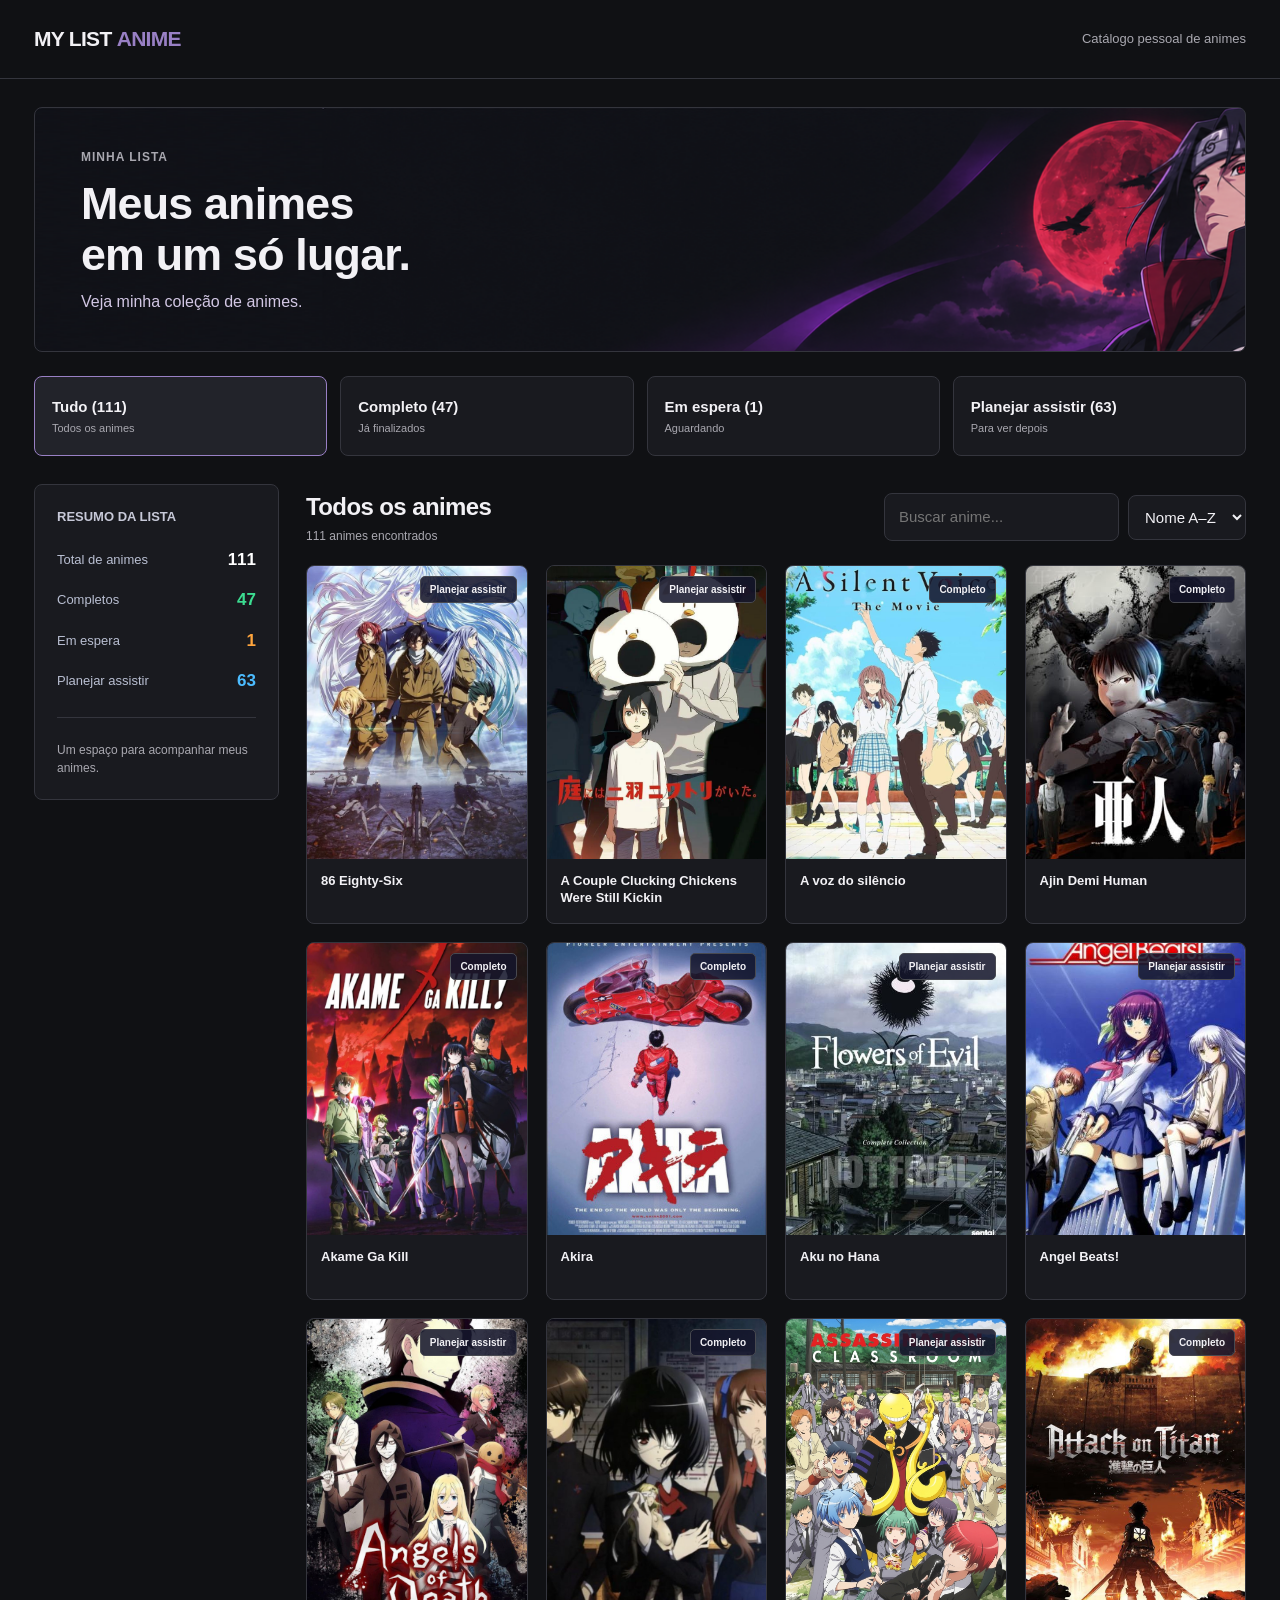
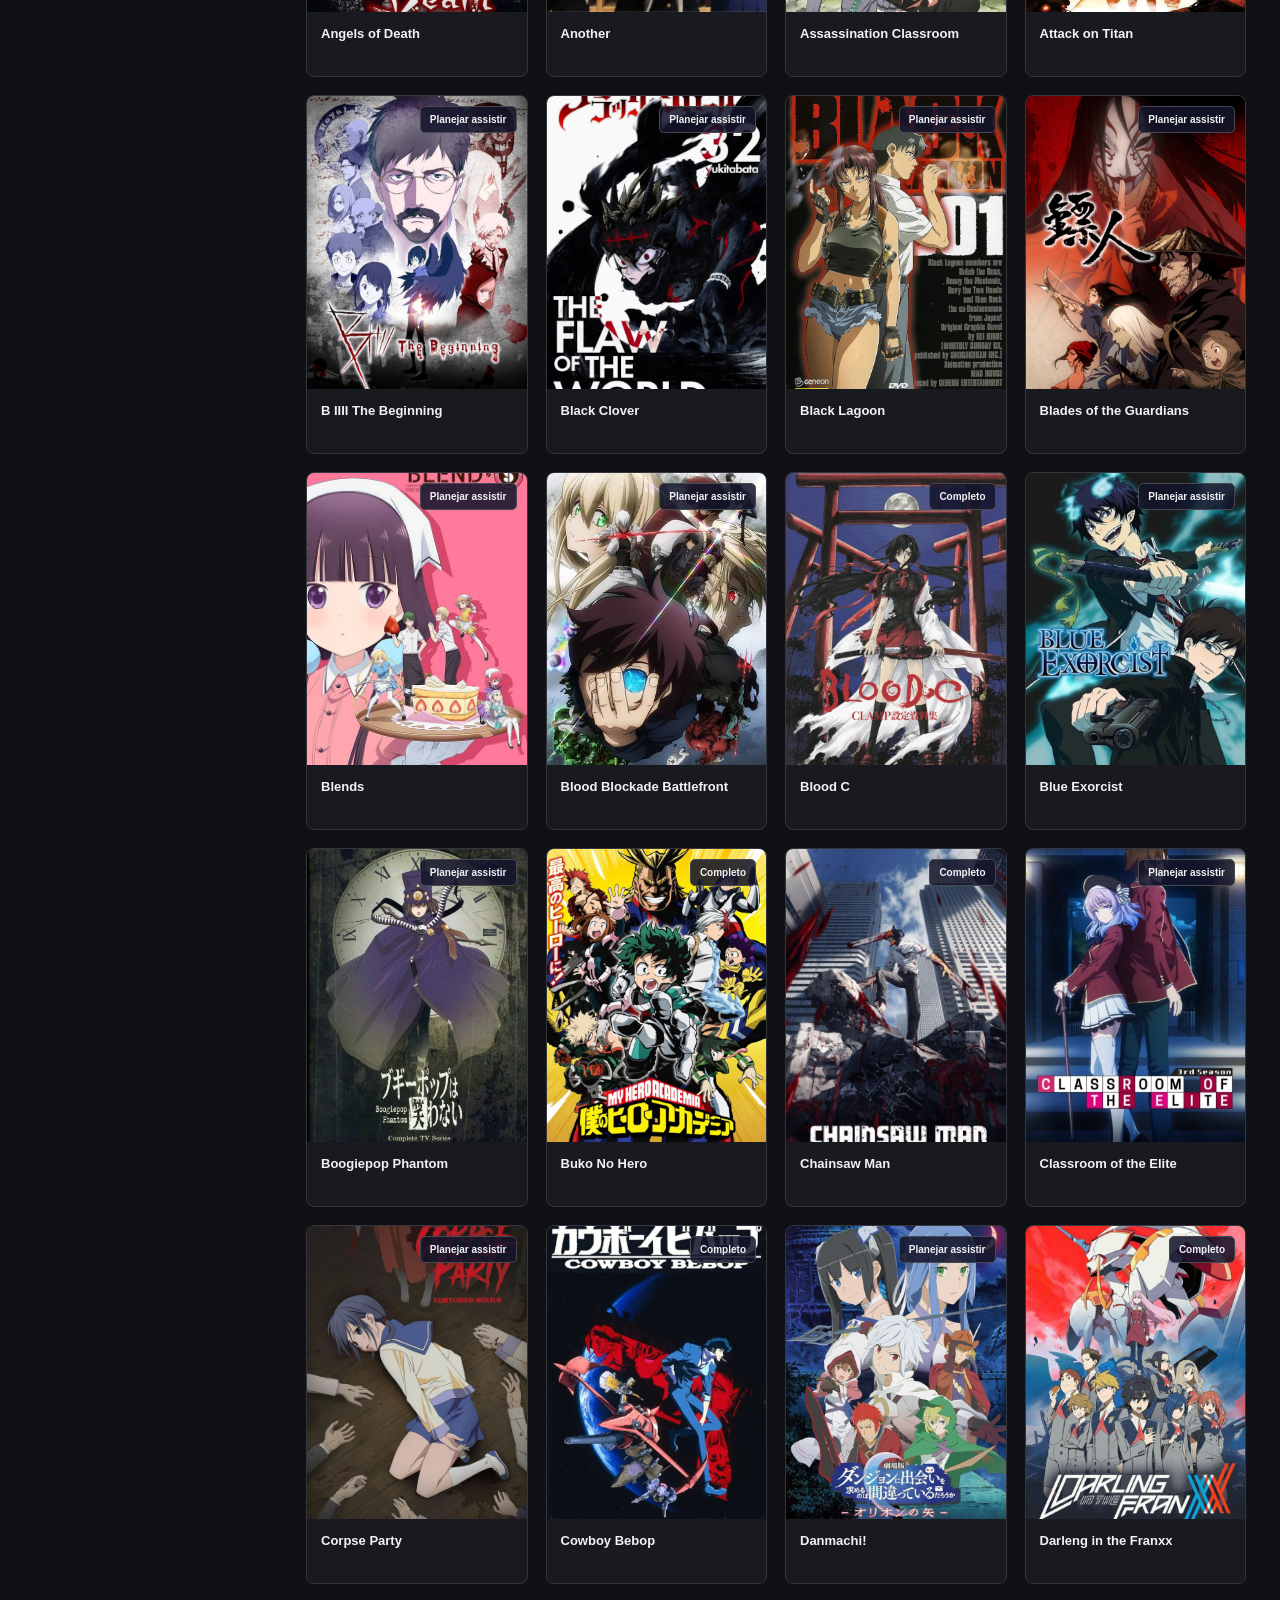
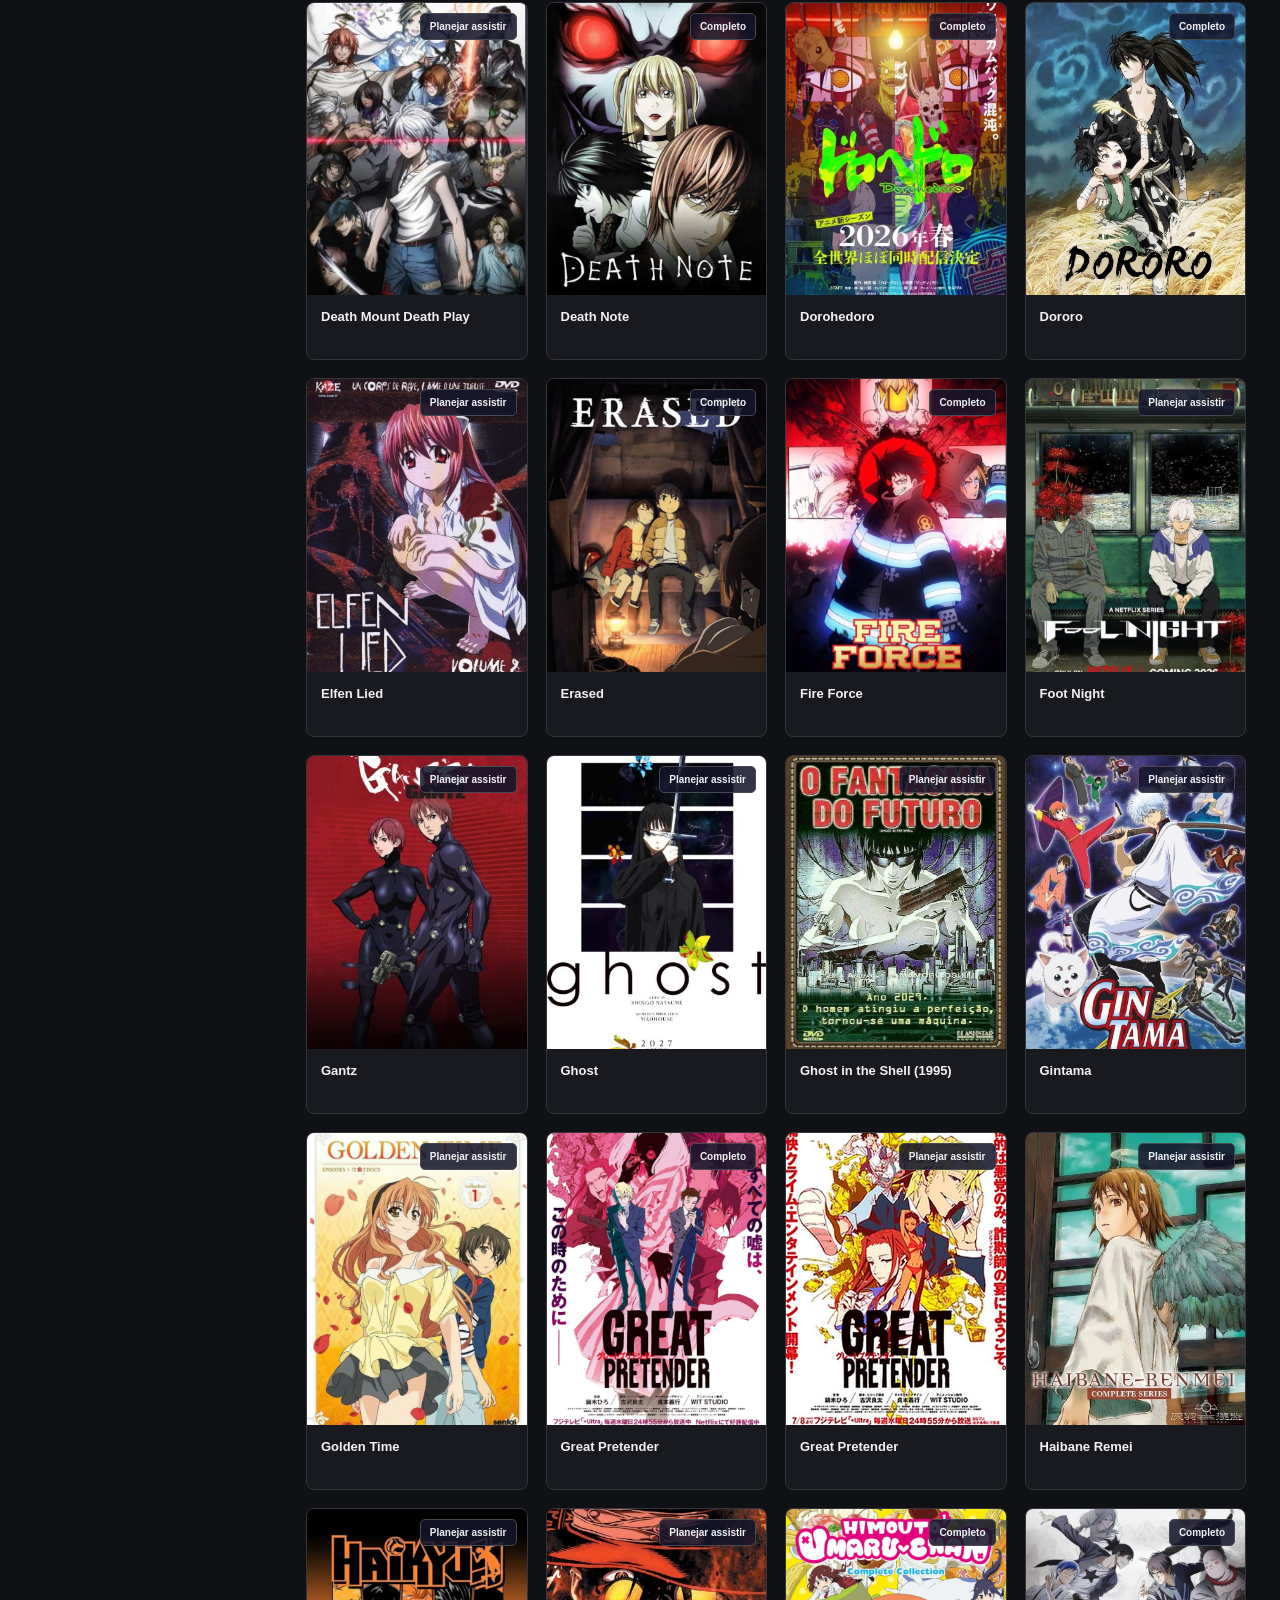
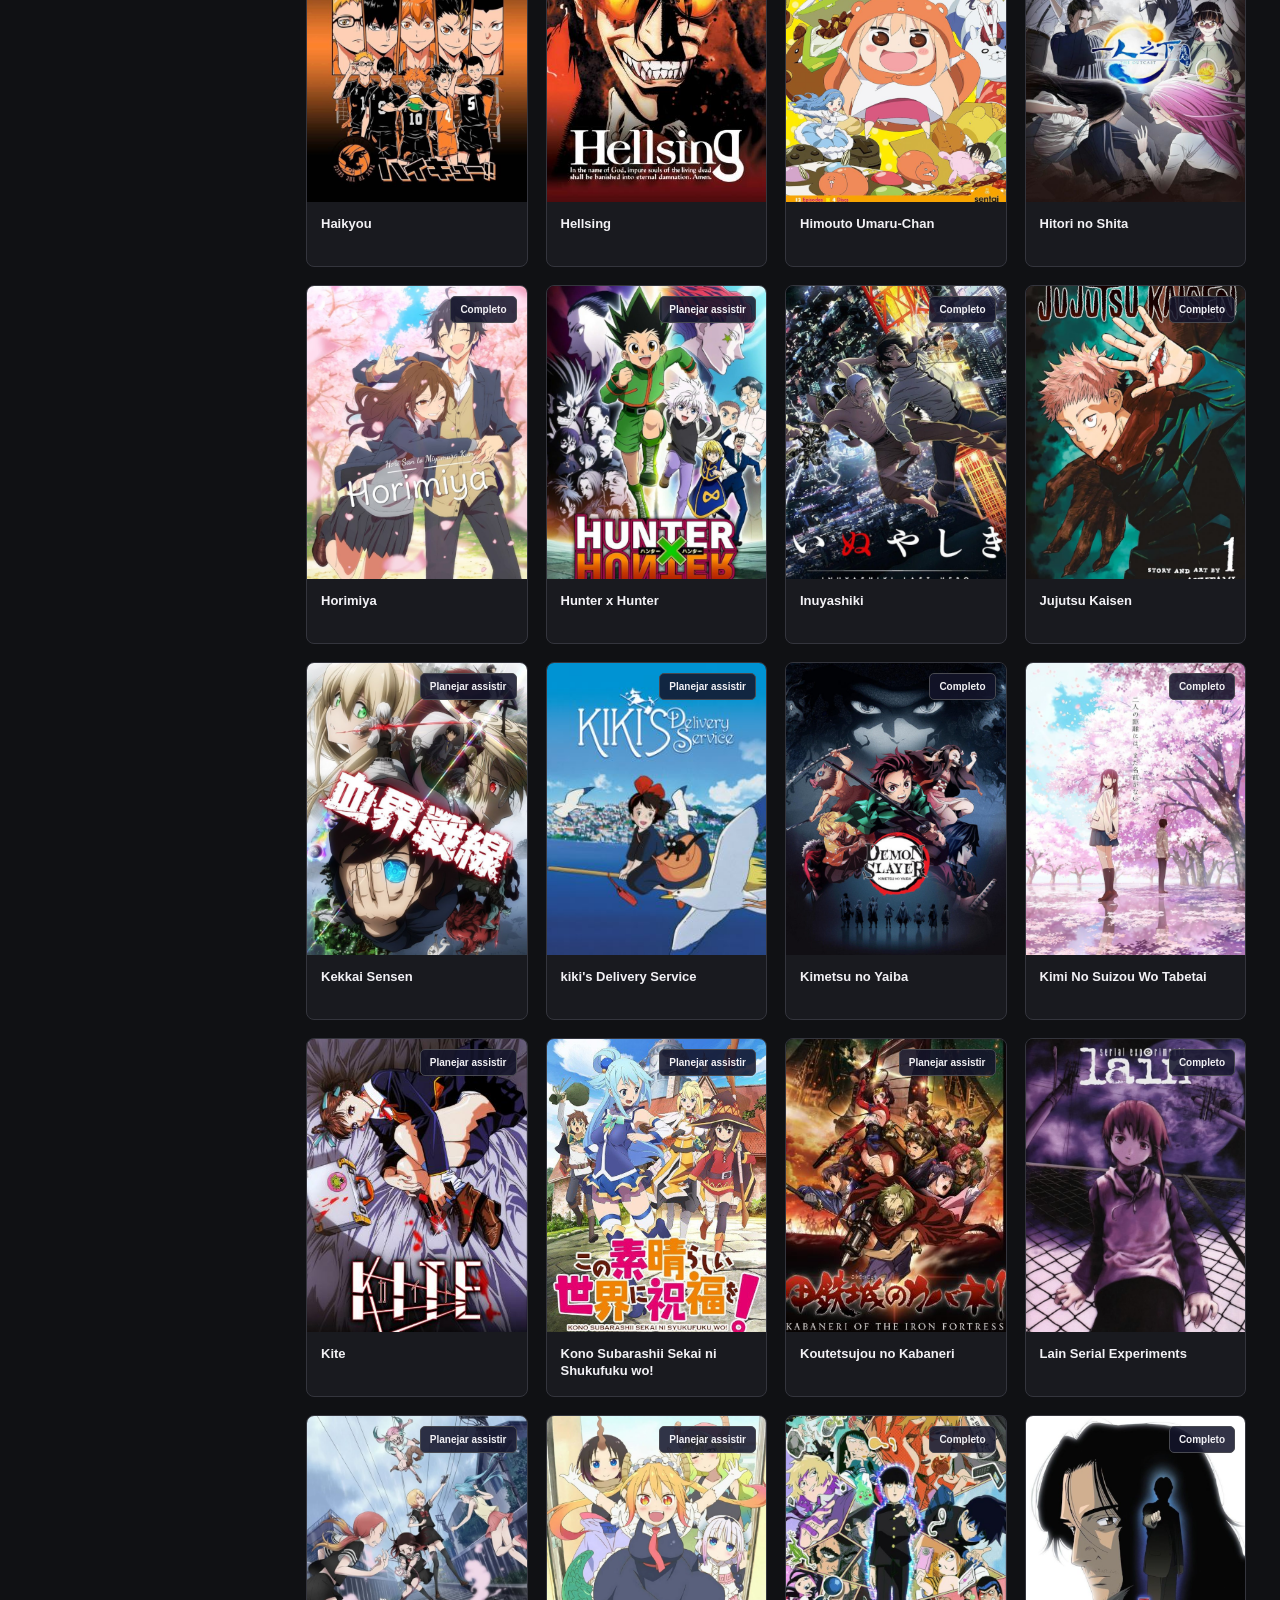
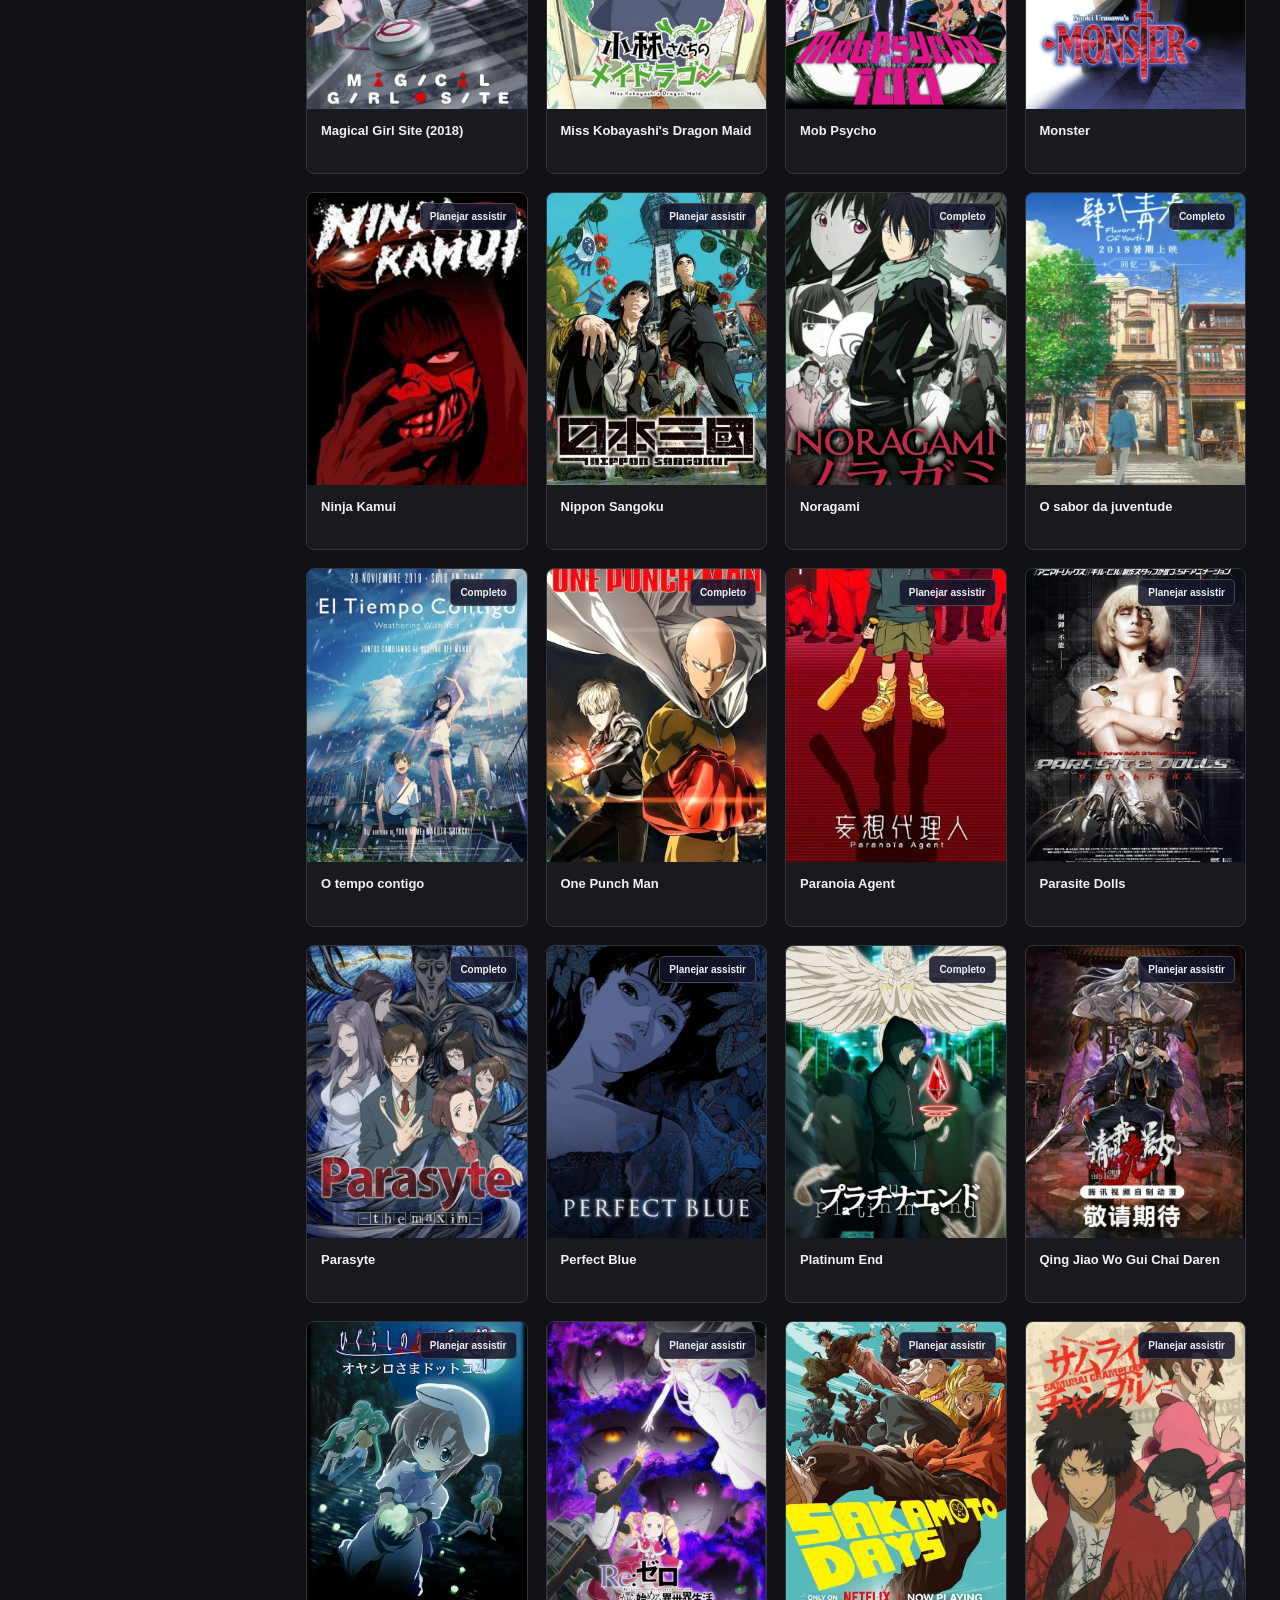
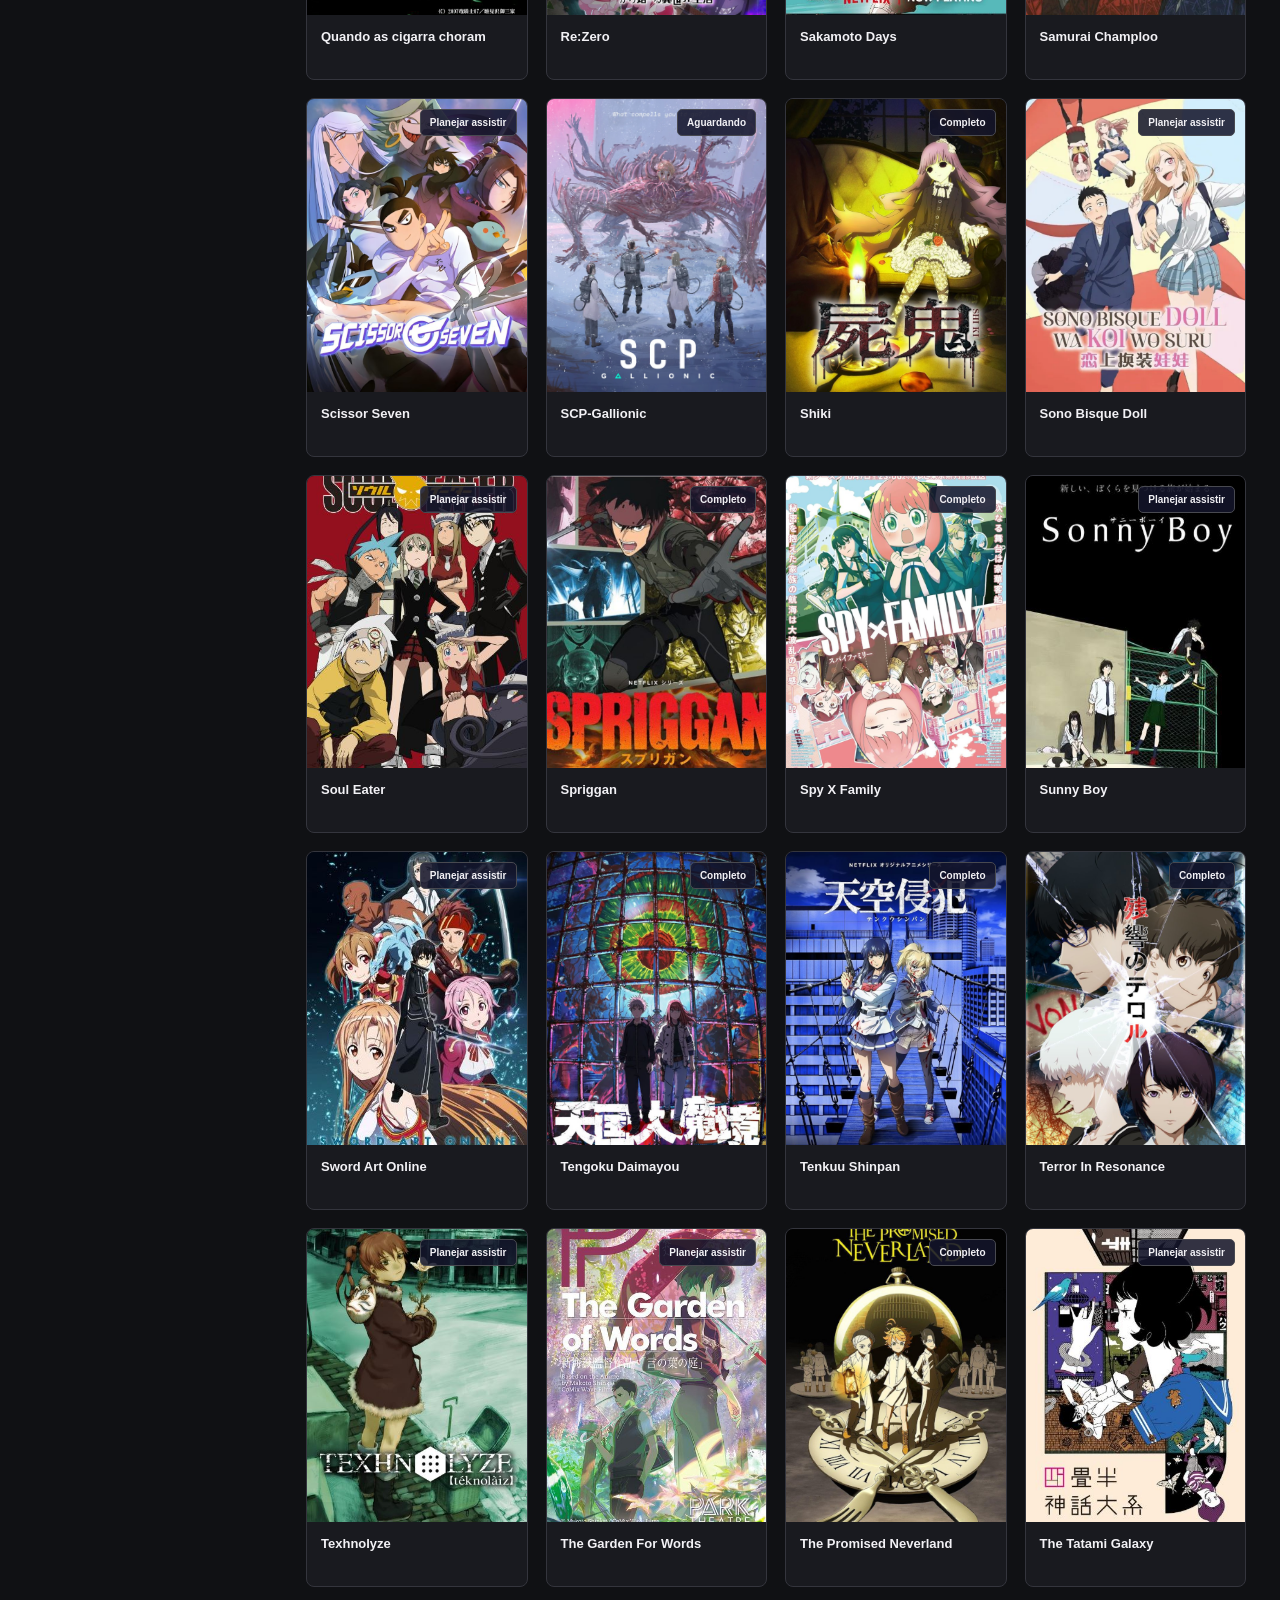
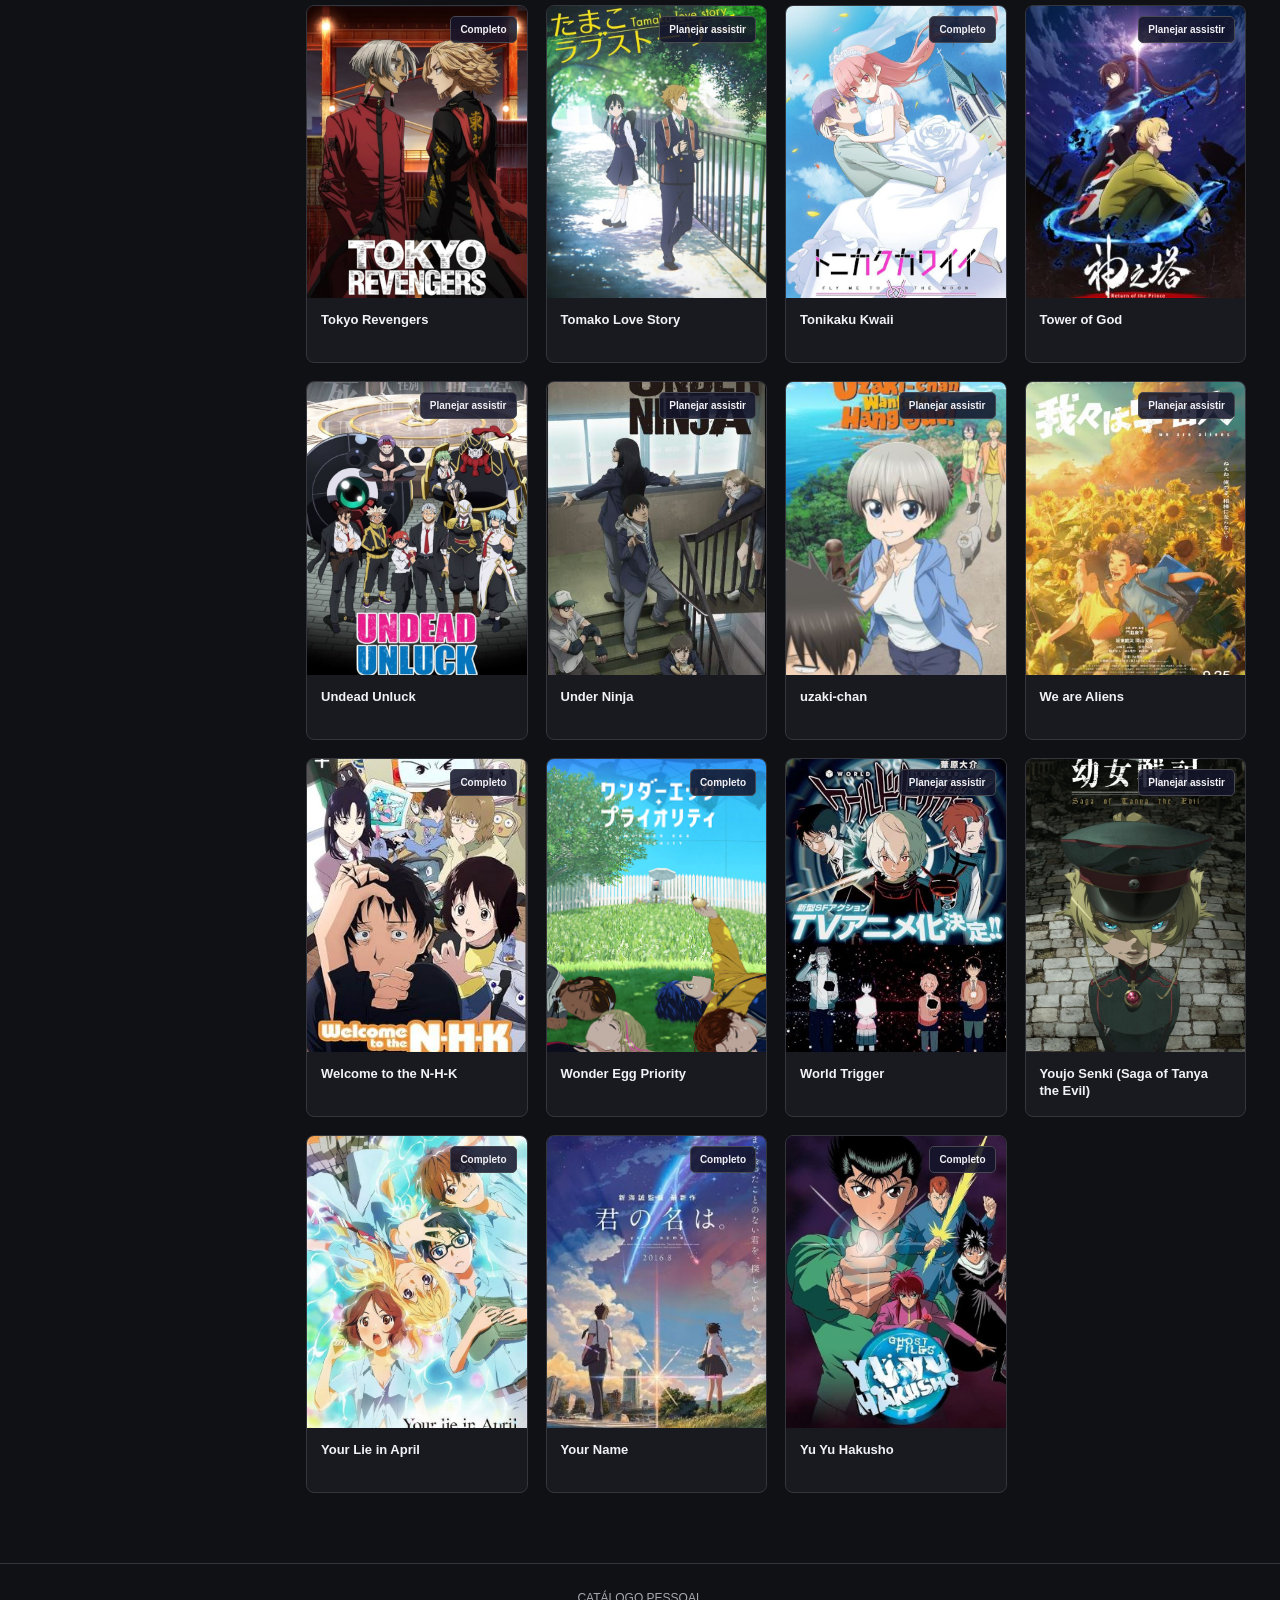
<file: index.html>
<!doctype html>
<html lang="pt-BR">
<head>
    <meta charset="utf-8">
    <meta name="viewport" content="width=device-width, initial-scale=1">
    <meta name="theme-color" content="#080b16">
    <meta name="description" content="Minha lista pessoal de animes organizada por categorias.">
    <title>Tudo | My List Anime</title>
    <link rel="stylesheet" href="style.css">
    <link rel="stylesheet" href="style-simple.css">
    <link rel="icon" href="anime_png/favicon_LA.ico" type="image/x-icon">
</head>

<body data-page="tudo">
    <header class="topbar">
        <div class="shell topbar-inner"><a class="brand" href="index.html"><span>MY LIST <strong>ANIME</strong></span></a><span class="header-note">Catálogo pessoal de animes</span></div>
    </header>
    <main class="shell">
        <section class="hero">
            <div class="hero-content"><span class="eyebrow">Minha lista</span>
                <h1>Meus animes<br>em um só lugar.</h1>
                <p>Veja minha coleção de animes.</p>
            </div>
        </section>
        <nav class="tabs" aria-label="Categorias de animes"><a class="tab active" data-tab="tudo" href="index.html"
                aria-current="page"><span><b>Tudo (<span
                            data-count="tudo">0</span>)</b><small>Todos os animes</small></span></a>
            <a class="tab" data-tab="completo" href="completed.html"><span><b>Completo
                        (<span data-count="completo">0</span>)</b><small>Já finalizados</small></span></a>
            <a class="tab" data-tab="espera" href="on-hold.html"><span><b>Em espera
                        (<span data-count="espera">0</span>)</b><small>Aguardando</small></span></a>
            <a class="tab" data-tab="planejar" href="planned.html"><span><b>Planejar assistir
                        (<span data-count="planejar">0</span>)</b><small>Para ver depois</small></span></a>
        </nav>
        <div class="layout">
            <aside class="sidebar">
                <h2 class="side-heading">RESUMO DA LISTA</h2>
                <div class="side-row"><span>Total de animes</span><b data-count="tudo">0</b></div>
                <div class="side-row"><span>Completos</span><b class="green" data-count="completo">0</b></div>
                <div class="side-row"><span>Em espera</span><b class="orange" data-count="espera">0</b></div>
                <div class="side-row"><span>Planejar assistir</span><b class="blue" data-count="planejar">0</b></div>
                <hr>
                <p class="side-note">Um espaço para acompanhar meus animes.</p>
            </aside>
            <section class="content">
                <div class="toolbar">
                    <div>
                        <h2 id="section-title">Minha lista</h2>
                        <p id="result-count" aria-live="polite"></p>
                    </div>
                    <div class="controls">
                        <input id="search" class="search" type="search" placeholder="Buscar anime..."
                            aria-label="Buscar anime pelo nome">
                        <select id="sort" class="sort"
                            aria-label="Ordenar animes">
                            <option value="az">Nome A–Z</option>
                            <option value="za">Nome Z–A</option>
                        </select></div>
                </div>
                <div class="grid" id="anime-list"></div>
            </section>
        </div>
    </main>
    <footer class="footer">CATÁLOGO PESSOAL</footer>
    <script src="catalogo.js"></script>
    <script src="app.js"></script>
</body>

</html>
</file>
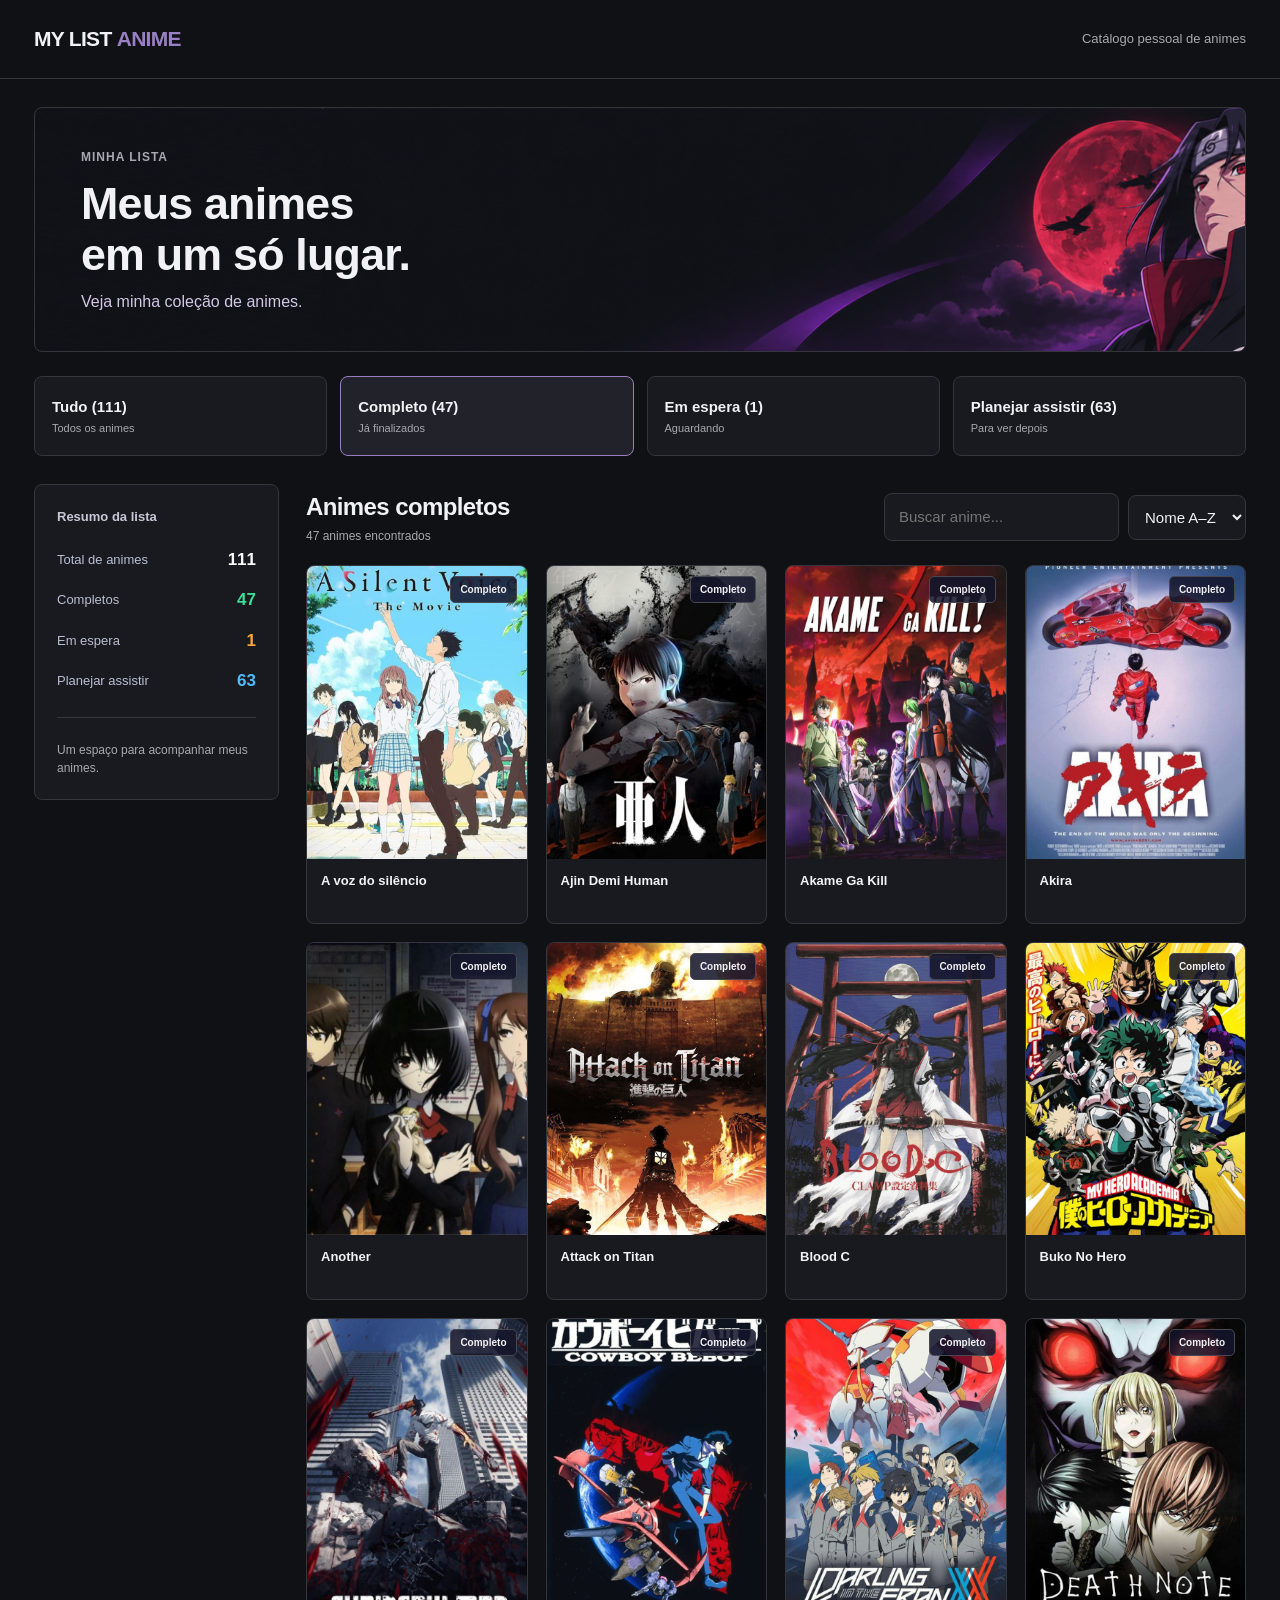
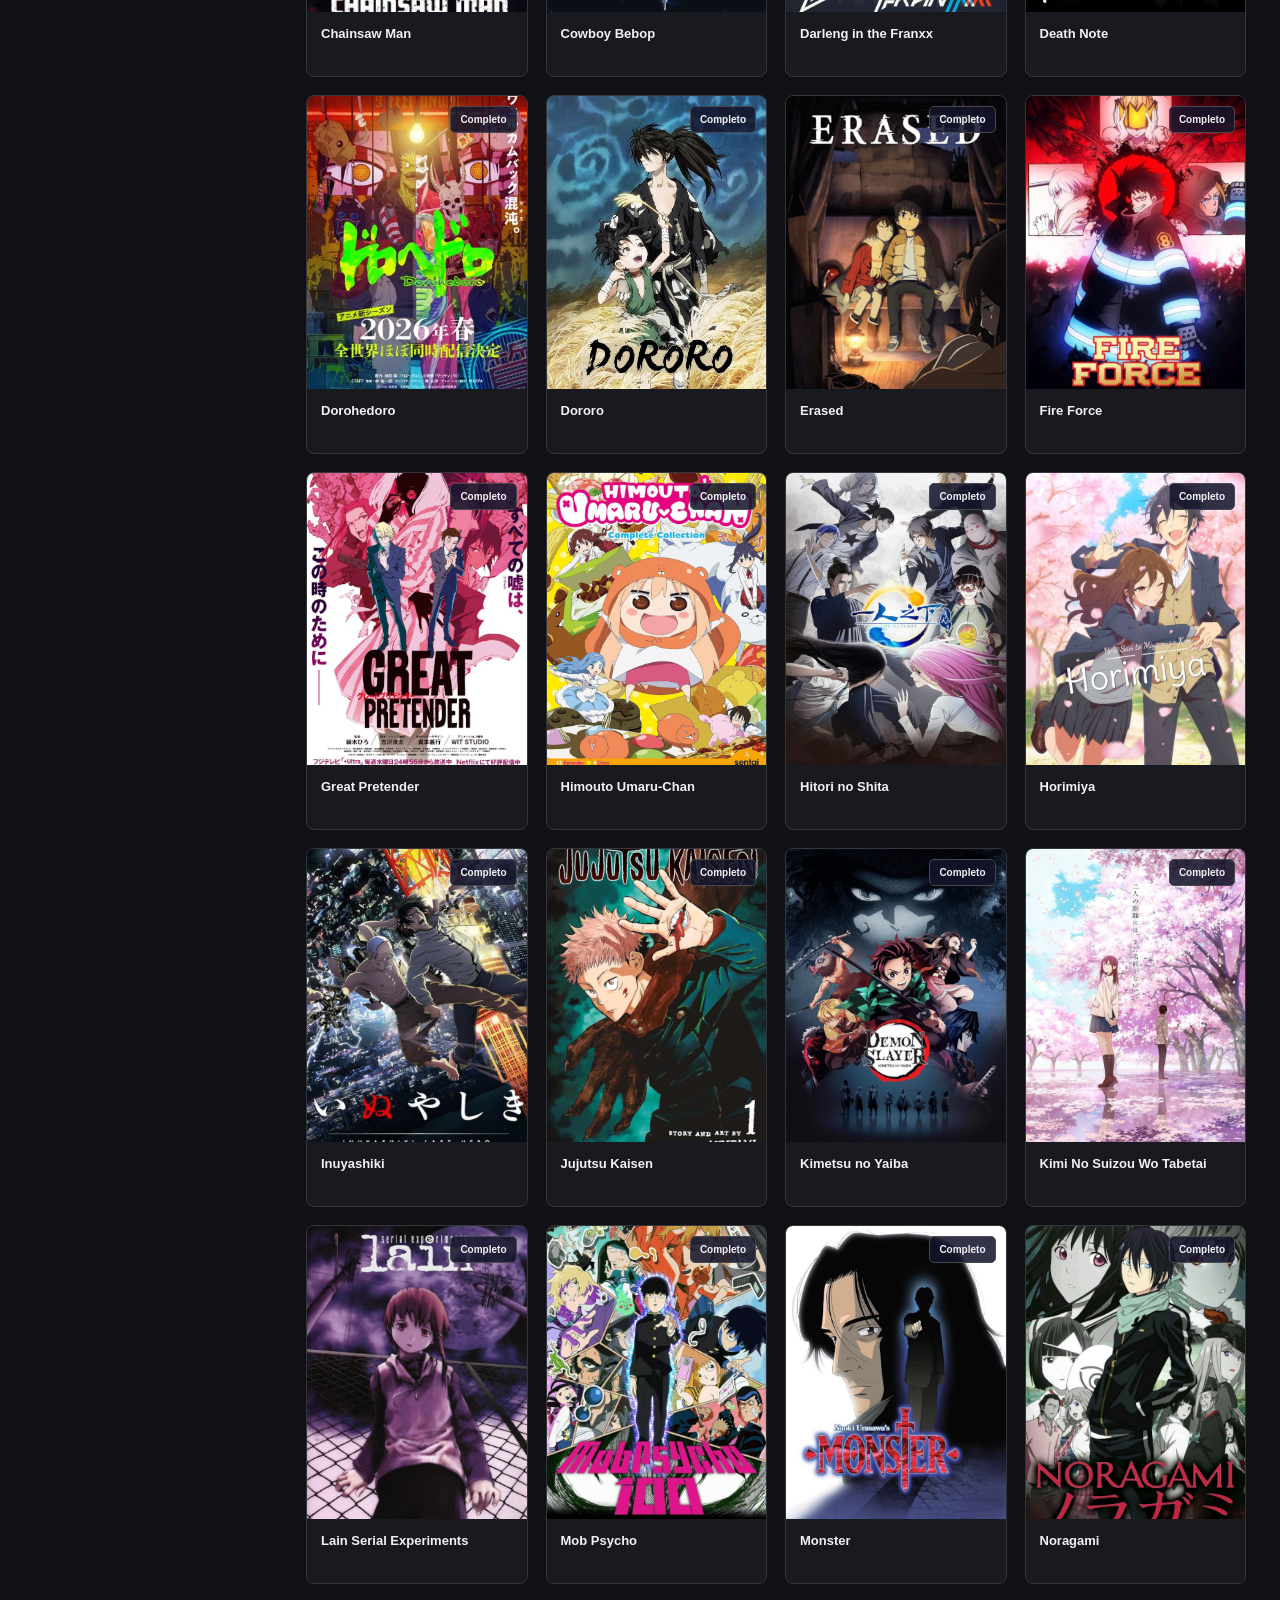
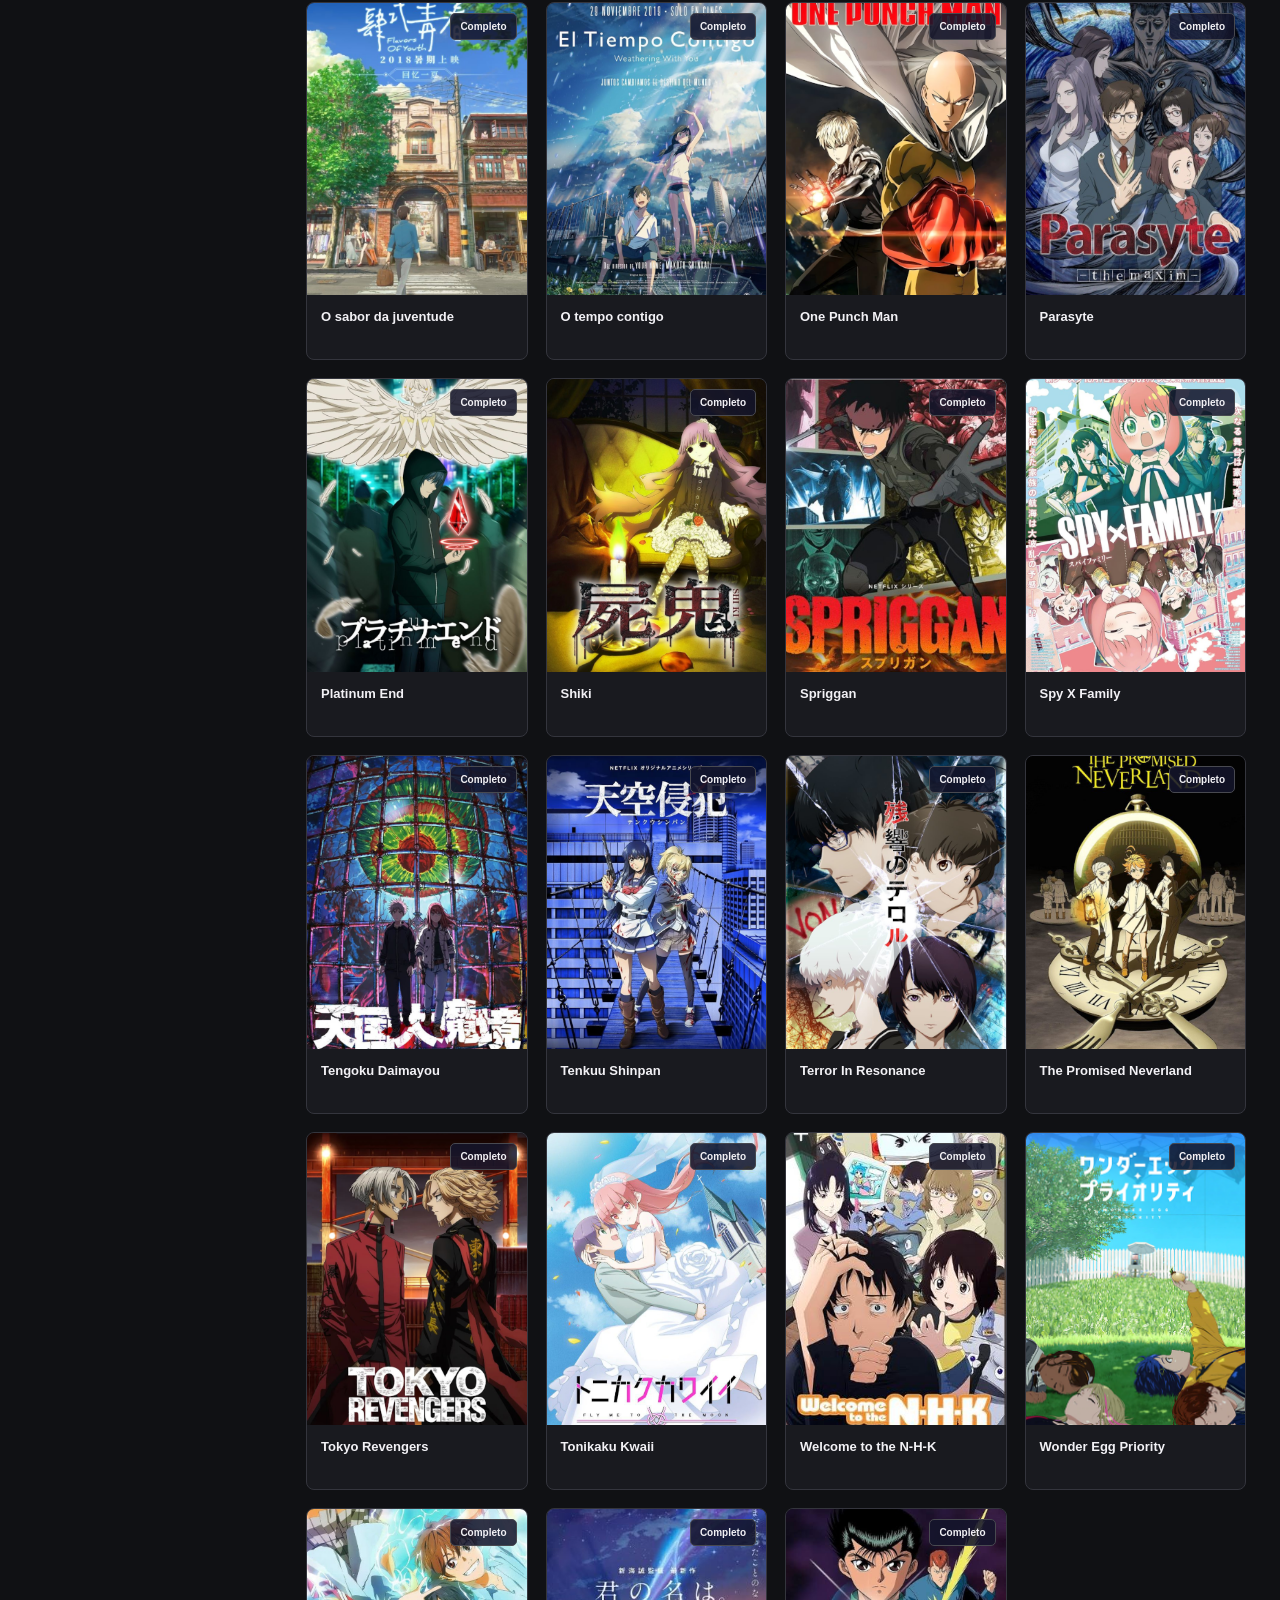
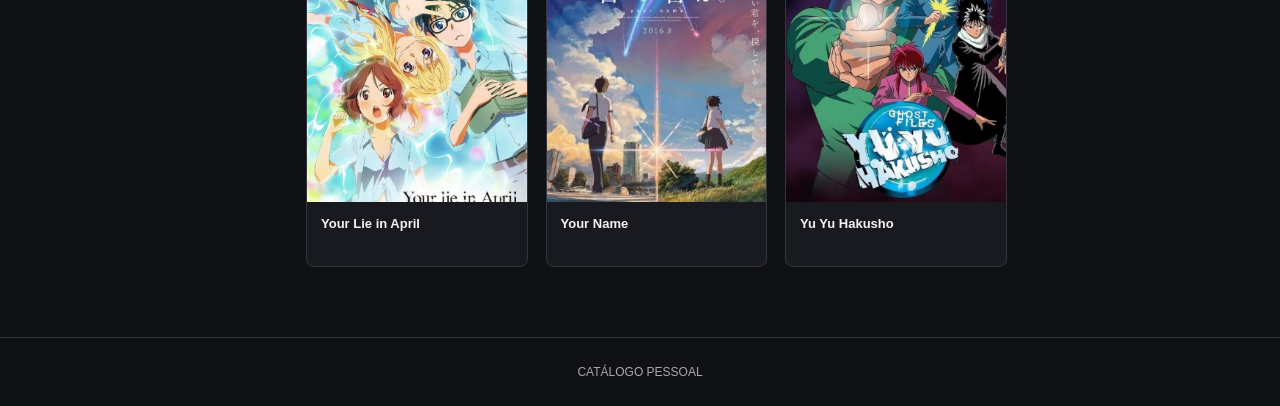
<file: completed.html>
<!doctype html>
<html lang="pt-BR">
<head>
    <meta charset="utf-8">
    <meta name="viewport" content="width=device-width, initial-scale=1">
    <meta name="theme-color" content="#080b16">
    <meta name="description" content="Minha lista pessoal de animes organizados por categoria.">
    <title>Completo | My List Anime</title>
    <link rel="stylesheet" href="style.css">
    <link rel="stylesheet" href="style-simple.css">
    <link rel="icon" href="anime_png/favicon_LA.ico" type="image/x-icon">
</head>
<body data-page="completo">
    <header class="topbar">
        <div class="shell topbar-inner">
            <a class="brand" href="index.html"><span>MY LIST <strong>ANIME</strong></span></a>
            <span class="header-note">Catálogo pessoal de animes</span>
        </div>
    </header>
    <main class="shell">
        <section class="hero">
            <div class="hero-content">
                <span class="eyebrow">Minha lista</span>
                <h1>Meus animes<br>em um só lugar.</h1>
                <p>Veja minha coleção de animes.</p>
            </div>
        </section>
        <nav class="tabs" aria-label="Categorias de animes">
            <a class="tab" data-tab="tudo" href="index.html"><span><b>Tudo (<span data-count="tudo">0</span>)</b><small>Todos os animes</small></span></a>
            <a class="tab active" data-tab="completo" href="completed.html" aria-current="page"><span><b>Completo (<span data-count="completo">0</span>)</b><small>Já finalizados</small></span></a>
            <a class="tab" data-tab="espera" href="on-hold.html"><span><b>Em espera (<span data-count="espera">0</span>)</b><small>Aguardando</small></span></a>
            <a class="tab" data-tab="planejar" href="planned.html"><span><b>Planejar assistir (<span data-count="planejar">0</span>)</b><small>Para ver depois</small></span></a>
        </nav>
        <div class="layout">
            <aside class="sidebar">
                <h2 class="side-heading">Resumo da lista</h2>
                <div class="side-row"><span>Total de animes</span><b data-count="tudo">0</b></div>
                <div class="side-row"><span>Completos</span><b class="green" data-count="completo">0</b></div>
                <div class="side-row"><span>Em espera</span><b class="orange" data-count="espera">0</b></div>
                <div class="side-row"><span>Planejar assistir</span><b class="blue" data-count="planejar">0</b></div>
                <hr>
                 <p class="side-note">Um espaço para acompanhar meus animes.</p>
        
            </aside>
            <section class="content">
                <div class="toolbar">
                    <div>
                        <h2 id="section-title">Minha lista</h2>
                        <p id="result-count" aria-live="polite"></p>
                    </div>
                    <div class="controls">
                        <input id="search" class="search" type="search" placeholder="Buscar anime..." aria-label="Buscar anime pelo nome">
                        <select id="sort" class="sort" aria-label="Ordenar animes">
                            <option value="az">Nome A–Z</option>
                            <option value="za">Nome Z–A</option>
                        </select>
                    </div>
                </div>
                <div class="grid" id="anime-list"></div>
            </section>
        </div>
    </main>
    <footer class="footer">CATÁLOGO PESSOAL</footer>
    <script src="catalogo.js"></script>
    <script src="app.js"></script>
</body>
</html>
</file>
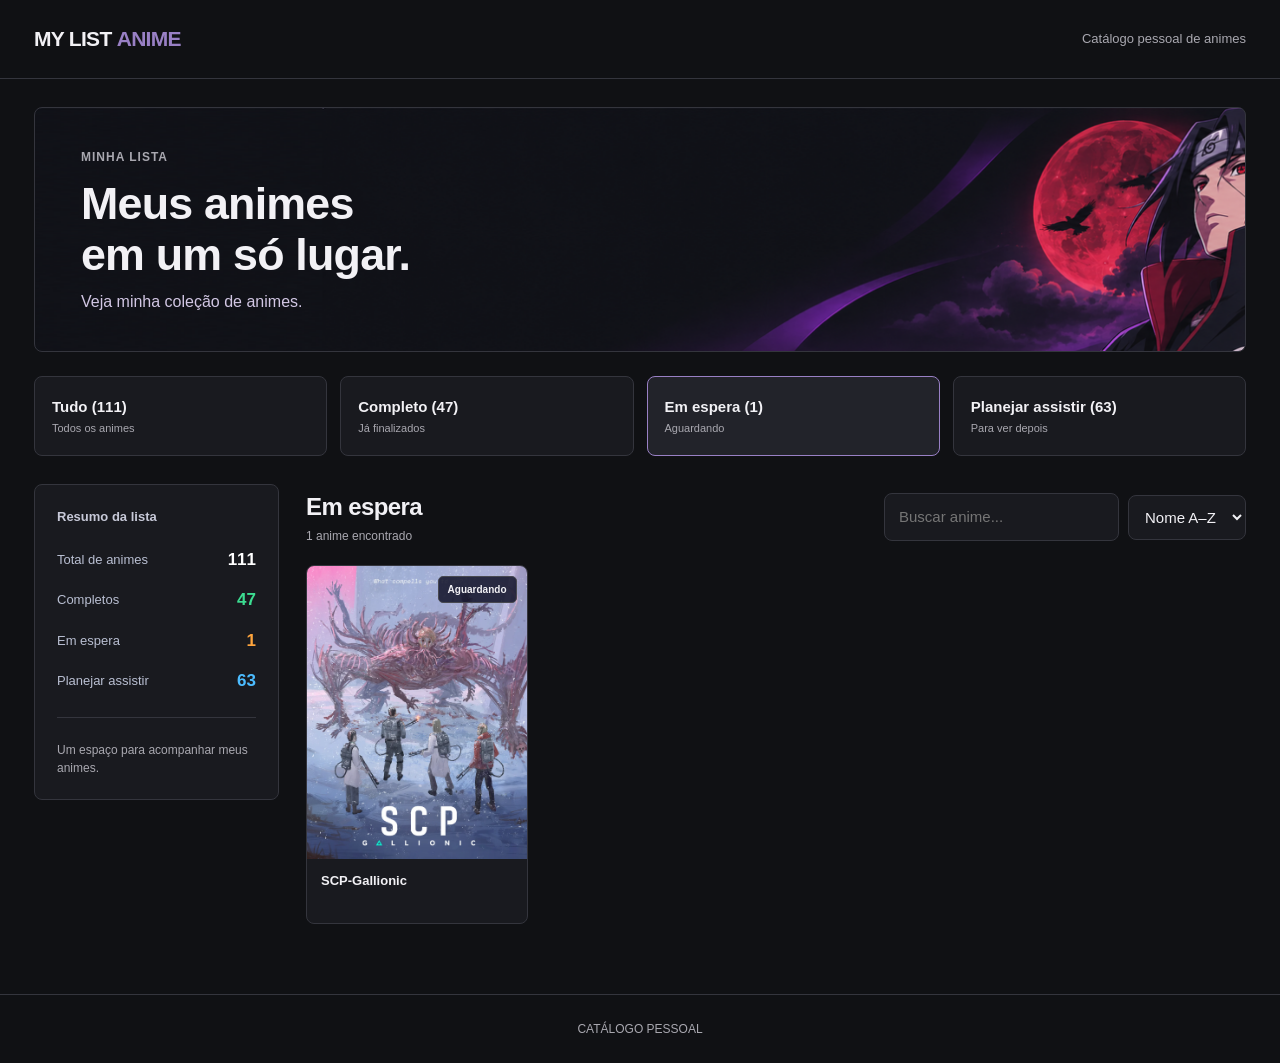
<file: on-hold.html>
<!doctype html>
<html lang="pt-BR">
<head>
    <meta charset="utf-8">
    <meta name="viewport" content="width=device-width, initial-scale=1">
    <meta name="theme-color" content="#080b16">
    <meta name="description" content="Minha lista pessoal de animes organizados por categoria.">
    <title>Em espera | My List Anime</title>
    <link rel="stylesheet" href="style.css">
    <link rel="stylesheet" href="style-simple.css">
    <link rel="icon" href="anime_png/favicon_LA.ico" type="image/x-icon">
</head>
<body data-page="espera">
    <header class="topbar">
        <div class="shell topbar-inner">
            <a class="brand" href="index.html"><span>MY LIST <strong>ANIME</strong></span></a>
            <span class="header-note">Catálogo pessoal de animes</span>
        </div>
    </header>
    <main class="shell">
        <section class="hero">
            <div class="hero-content">
                <span class="eyebrow">Minha lista</span>
                <h1>Meus animes<br>em um só lugar.</h1>
                <p>Veja minha coleção de animes.</p>
            </div>
        </section>
        <nav class="tabs" aria-label="Categorias de animes">
            <a class="tab" data-tab="tudo" href="index.html"><span><b>Tudo (<span data-count="tudo">0</span>)</b><small>Todos os animes</small></span></a>
            <a class="tab" data-tab="completo" href="completed.html"><span><b>Completo (<span data-count="completo">0</span>)</b><small>Já finalizados</small></span></a>
            <a class="tab active" data-tab="espera" href="on-hold.html" aria-current="page"><span><b>Em espera (<span data-count="espera">0</span>)</b><small>Aguardando</small></span></a>
            <a class="tab" data-tab="planejar" href="planned.html"><span><b>Planejar assistir (<span data-count="planejar">0</span>)</b><small>Para ver depois</small></span></a>
        </nav>
        <div class="layout">
            <aside class="sidebar">
                <h2 class="side-heading">Resumo da lista</h2>
                <div class="side-row"><span>Total de animes</span><b data-count="tudo">0</b></div>
                <div class="side-row"><span>Completos</span><b class="green" data-count="completo">0</b></div>
                <div class="side-row"><span>Em espera</span><b class="orange" data-count="espera">0</b></div>
                <div class="side-row"><span>Planejar assistir</span><b class="blue" data-count="planejar">0</b></div>
                <hr>
                <p class="side-note">Um espaço para acompanhar meus animes.</p>
            </aside>
            <section class="content">
                <div class="toolbar">
                    <div>
                        <h2 id="section-title">Minha lista</h2>
                        <p id="result-count" aria-live="polite"></p>
                    </div>
                    <div class="controls">
                        <input id="search" class="search" type="search" placeholder="Buscar anime..." aria-label="Buscar anime pelo nome">
                        <select id="sort" class="sort" aria-label="Ordenar animes">
                            <option value="az">Nome A–Z</option>
                            <option value="za">Nome Z–A</option>
                        </select>
                    </div>
                </div>
                <div class="grid" id="anime-list"></div>
            </section>
        </div>
    </main>
    <footer class="footer">CATÁLOGO PESSOAL</footer>
    <script src="catalogo.js"></script>
    <script src="app.js"></script>
</body>
</html>
</file>
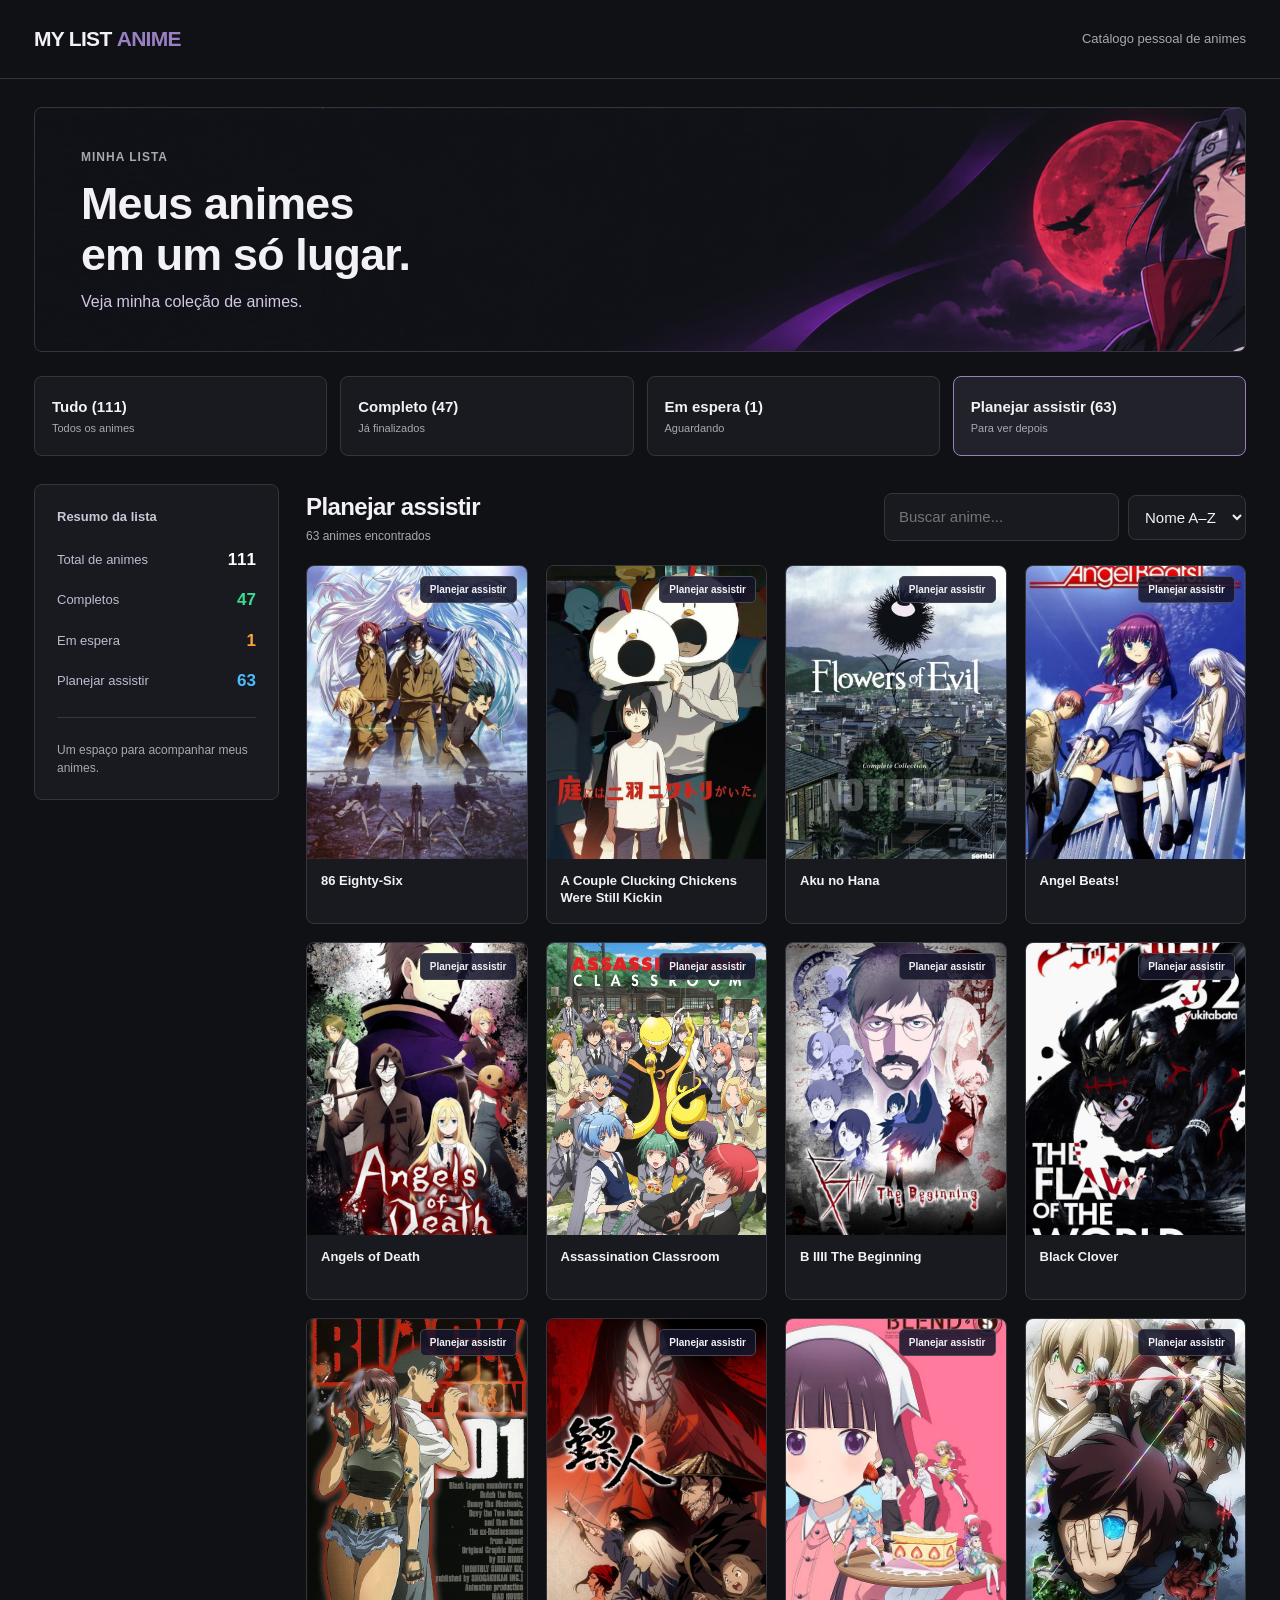
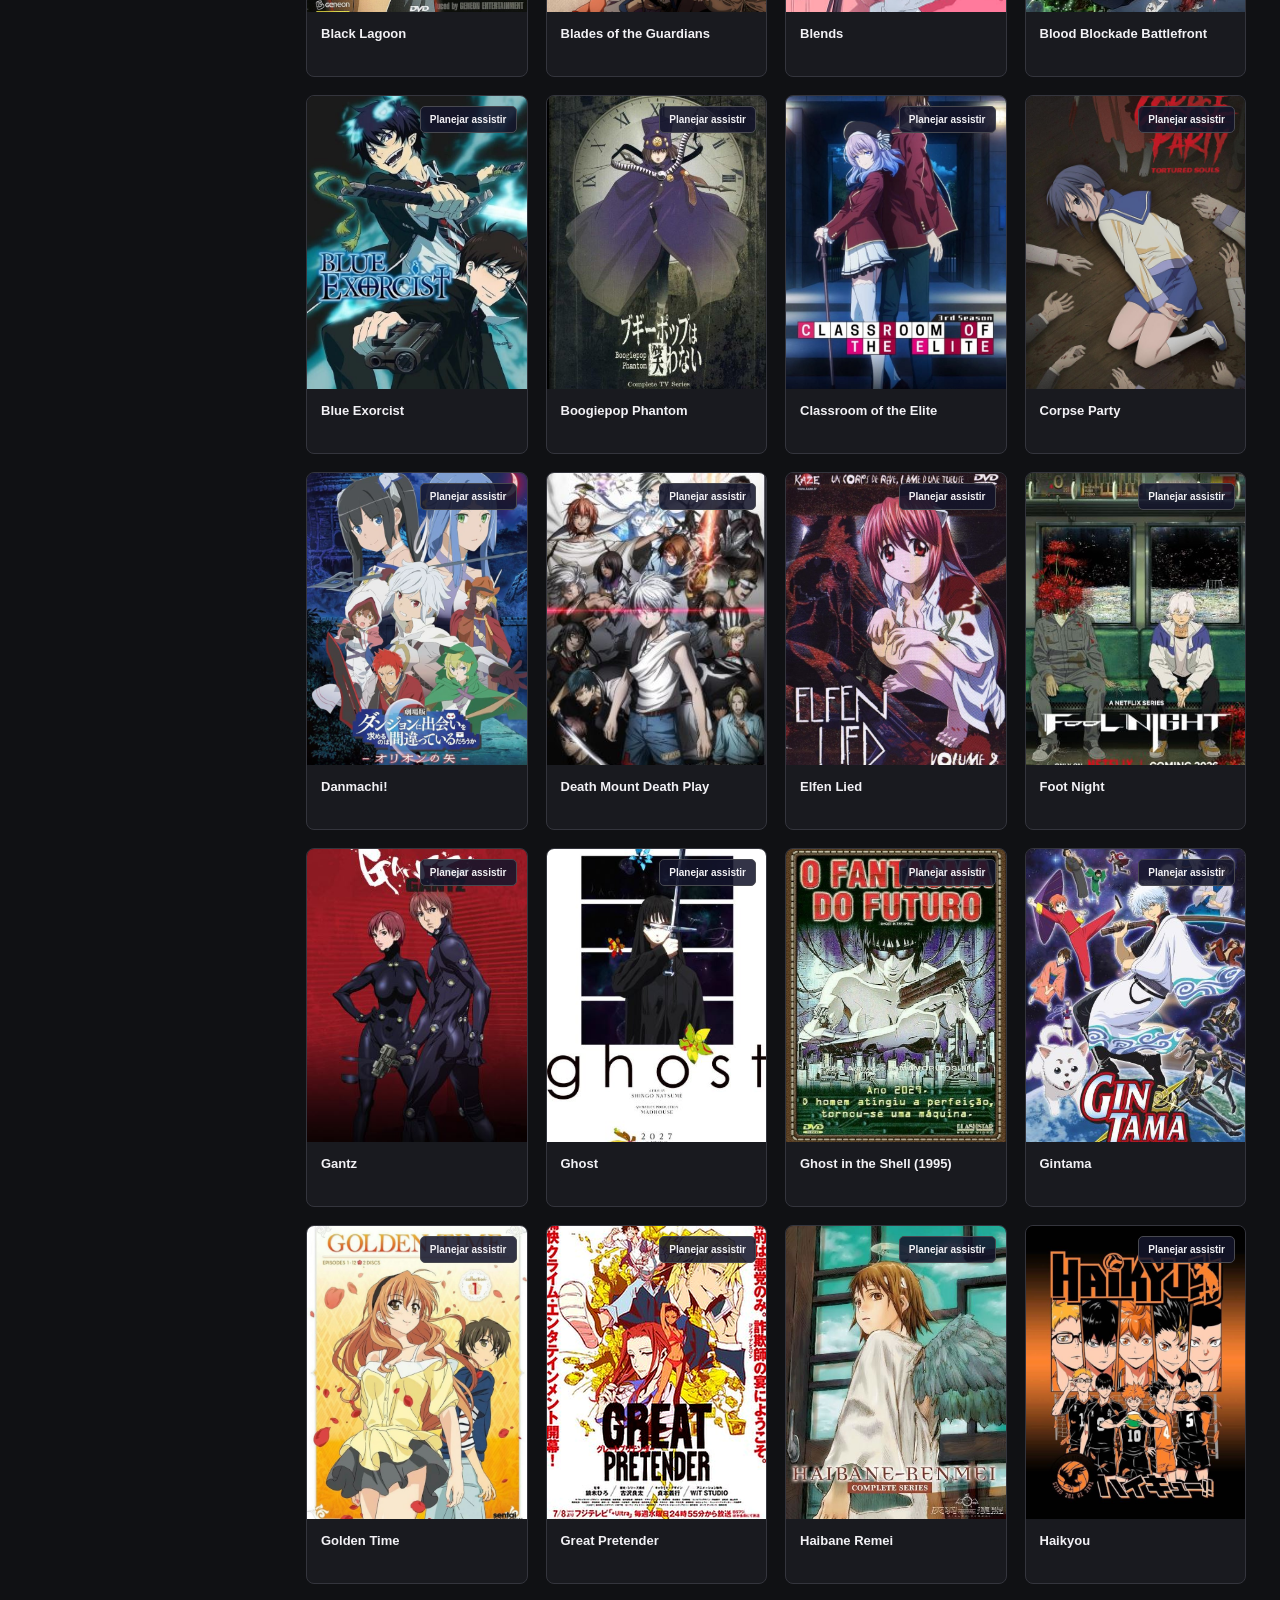
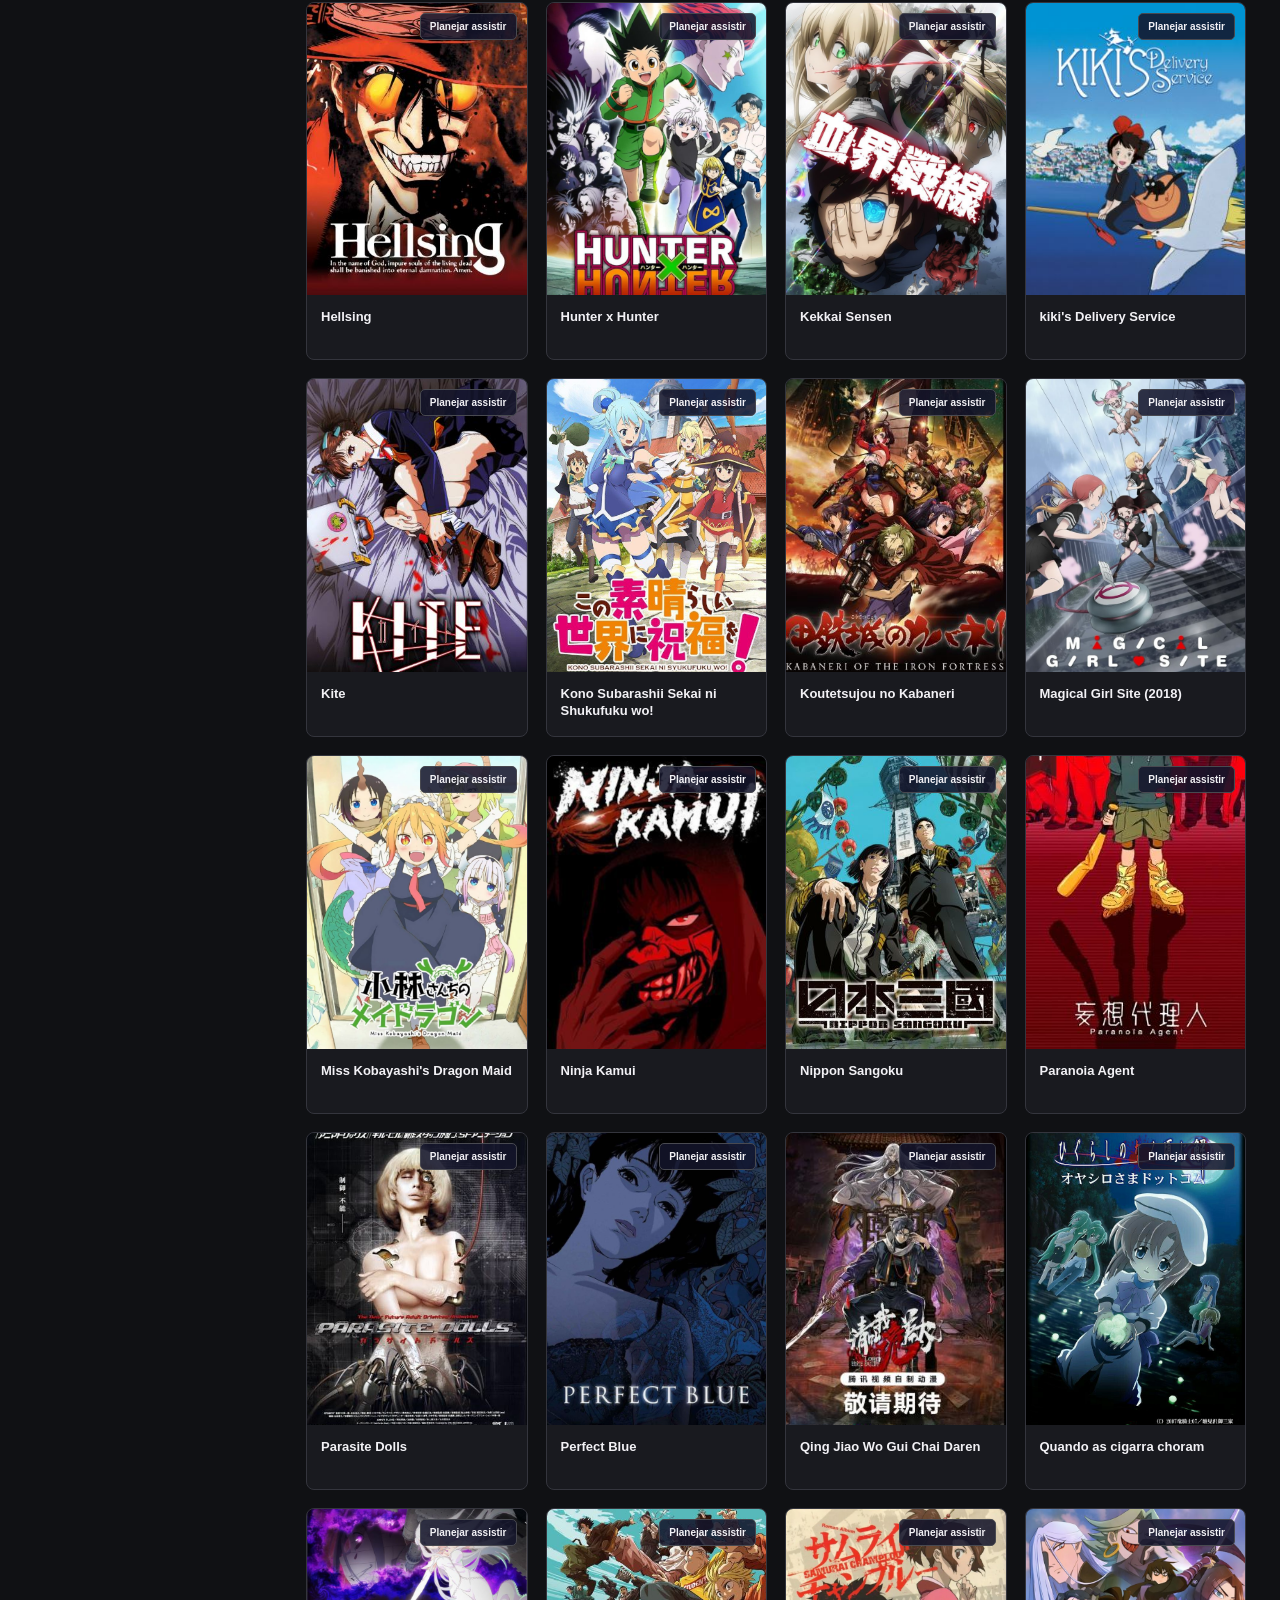
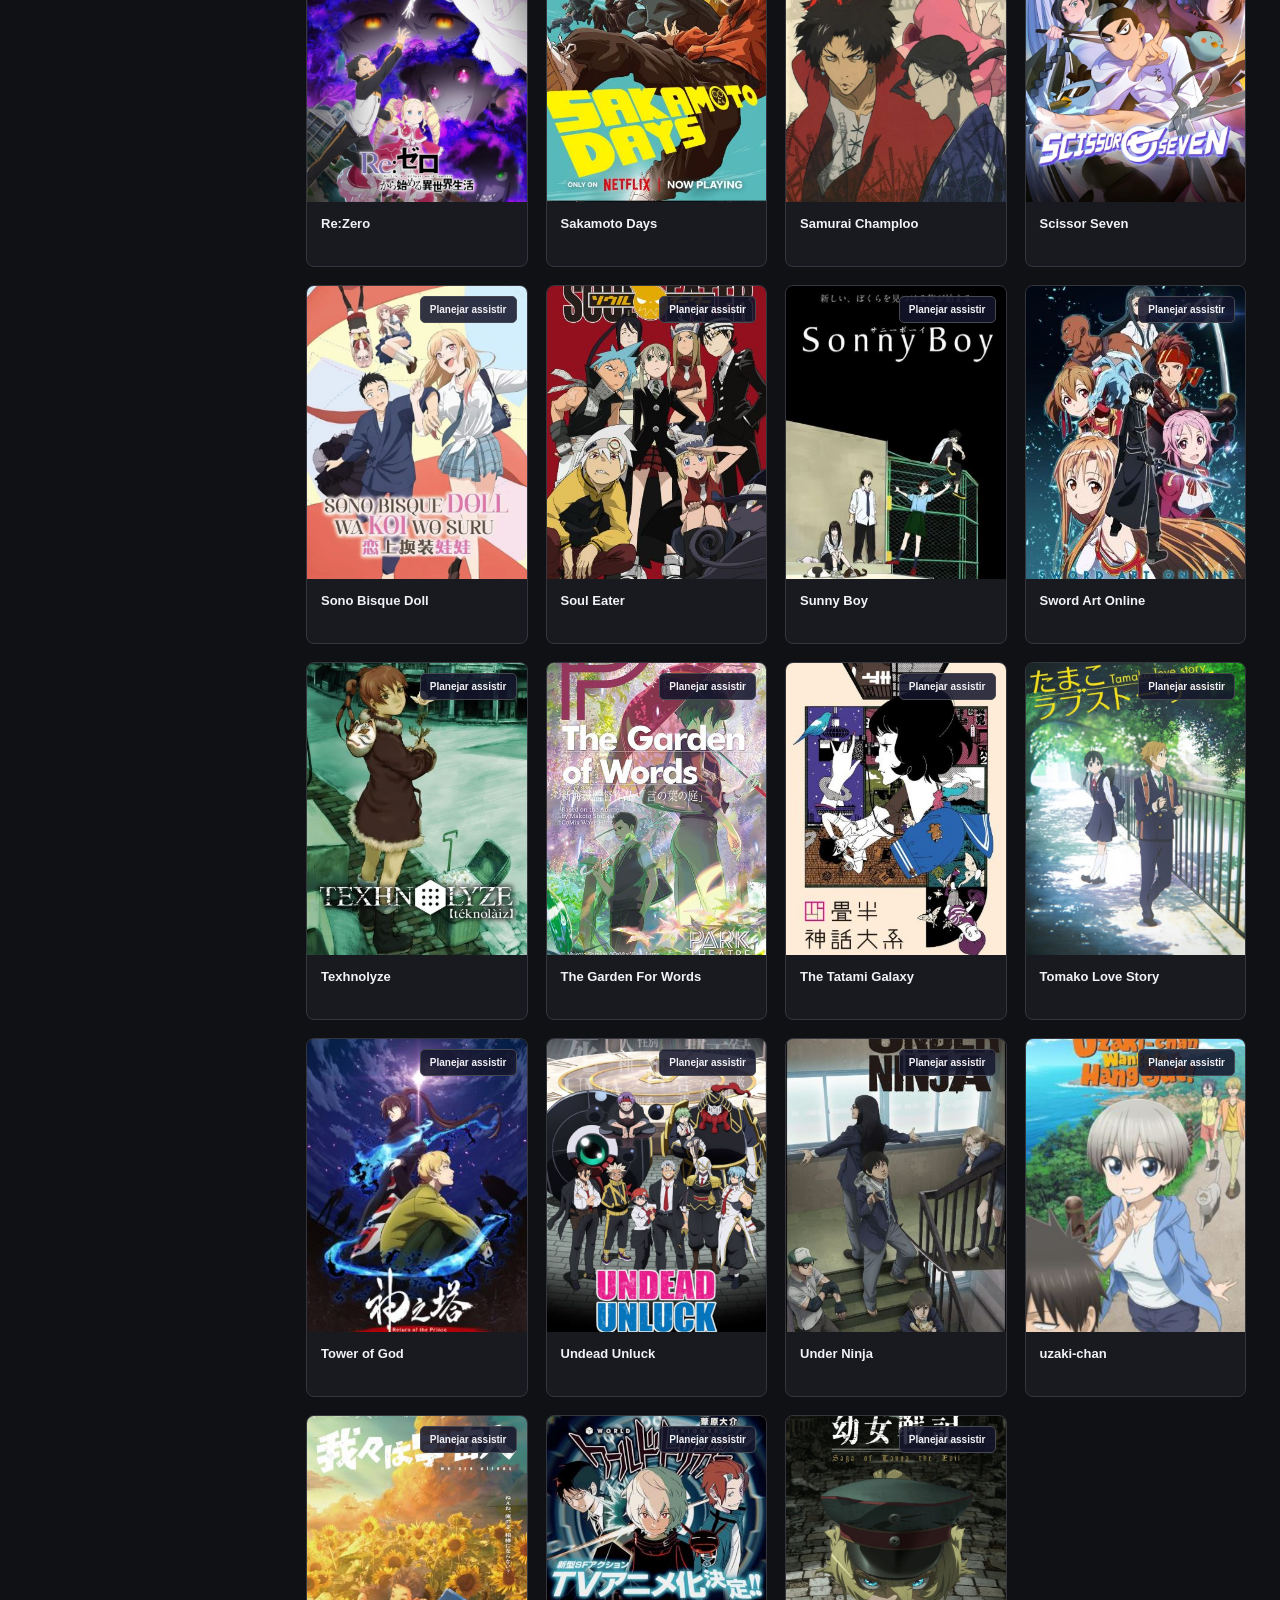
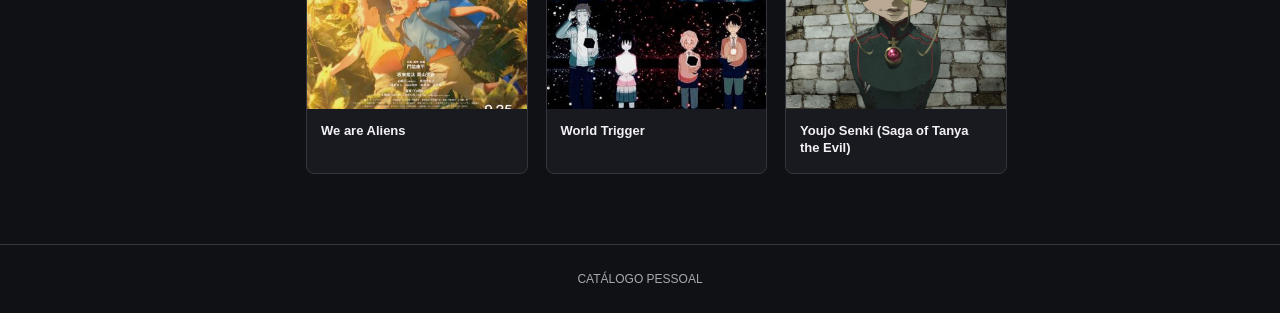
<file: planned.html>
<!doctype html>
<html lang="pt-BR">
<head>
    <meta charset="utf-8">
    <meta name="viewport" content="width=device-width, initial-scale=1">
    <meta name="theme-color" content="#080b16">
    <meta name="description" content="Minha lista pessoal de animes organizados por categoria.">
    <title>Planejar assistir | My List Anime</title>
    <link rel="stylesheet" href="style.css">
    <link rel="stylesheet" href="style-simple.css">
    <link rel="icon" href="anime_png/favicon_LA.ico" type="image/x-icon">
</head>
<body data-page="planejar">
    <header class="topbar">
        <div class="shell topbar-inner">
            <a class="brand" href="index.html"><span>MY LIST <strong>ANIME</strong></span></a>
            <span class="header-note">Catálogo pessoal de animes</span>
        </div>
    </header>
    <main class="shell">
        <section class="hero">
            <div class="hero-content">
                <span class="eyebrow">Minha lista</span>
                <h1>Meus animes<br>em um só lugar.</h1>
                <p>Veja minha coleção de animes.</p>
            </div>
        </section>
        <nav class="tabs" aria-label="Categorias de animes">
            <a class="tab" data-tab="tudo" href="index.html"><span><b>Tudo (<span data-count="tudo">0</span>)</b><small>Todos os animes</small></span></a>
            <a class="tab" data-tab="completo" href="completed.html"><span><b>Completo (<span data-count="completo">0</span>)</b><small>Já finalizados</small></span></a>
            <a class="tab" data-tab="espera" href="on-hold.html"><span><b>Em espera (<span data-count="espera">0</span>)</b><small>Aguardando</small></span></a>
            <a class="tab active" data-tab="planejar" href="planned.html" aria-current="page"><span><b>Planejar assistir (<span data-count="planejar">0</span>)</b><small>Para ver depois</small></span></a>
        </nav>
        <div class="layout">
            <aside class="sidebar">
                <h2 class="side-heading">Resumo da lista</h2>
                <div class="side-row"><span>Total de animes</span><b data-count="tudo">0</b></div>
                <div class="side-row"><span>Completos</span><b class="green" data-count="completo">0</b></div>
                <div class="side-row"><span>Em espera</span><b class="orange" data-count="espera">0</b></div>
                <div class="side-row"><span>Planejar assistir</span><b class="blue" data-count="planejar">0</b></div>
                <hr>
                <p class="side-note">Um espaço para acompanhar meus animes.</p>
            </aside>
            <section class="content">
                <div class="toolbar">
                    <div>
                        <h2 id="section-title">Minha lista</h2>
                        <p id="result-count" aria-live="polite"></p>
                    </div>
                    <div class="controls">
                        <input id="search" class="search" type="search" placeholder="Buscar anime..." aria-label="Buscar anime pelo nome">
                        <select id="sort" class="sort" aria-label="Ordenar animes">
                            <option value="az">Nome A–Z</option>
                            <option value="za">Nome Z–A</option>
                        </select>
                    </div>
                </div>
                <div class="grid" id="anime-list"></div>
            </section>
        </div>
    </main>
    <footer class="footer">CATÁLOGO PESSOAL</footer>
    <script src="catalogo.js"></script>
    <script src="app.js"></script>
</body>
</html>
</file>
<file: style.css>
:root {
    color-scheme: dark;
    --bg: #080b16;
    --surface: #111629;
    --surface2: #181e35;
    --line: #293049;
    --text: #f4f4fb;
    --muted: #a2a8c0;
    --purple: #a855f7;
    --purple2: #7136dd;
    --green: #3cdd91;
    --orange: #ffa53d;
    --blue: #4cbcff
}

* {
    box-sizing: border-box
}

html {
    scroll-behavior: smooth
}

body {
    margin: 0;
    background: radial-gradient(ellipse at 80% 0%, #23153b 0%, transparent 35%), var(--bg);
    font: 15px/1.5 Inter, Arial, sans-serif;
    color: var(--text)
}

button,
input,
select {
    font: inherit
}

button {
    cursor: pointer
}

a {
    color: inherit;
    text-decoration: none
}

.shell {
    max-width: 1500px;
    margin: auto;
    padding: 0 34px
}

.topbar {
    border-bottom: 1px solid var(--line);
    background: #0b0e1bcf;
    backdrop-filter: blur(16px);
    position: sticky;
    top: 0;
    z-index: 10
}

.topbar-inner {
    display: flex;
    align-items: center;
    justify-content: space-between;
    min-height: 78px;
    gap: 24px
}

.brand {
    display: flex;
    align-items: center;
    gap: 13px;
    font-size: 21px;
    font-weight: 800;
    letter-spacing: -.7px;
    white-space: nowrap
}

.brand-icon {
    width: 43px;
    height: 43px;
    display: grid;
    place-items: center;
    border: 2px solid #9c4af3;
    border-radius: 13px;
    color: #d0a3ff;
    background: #4c1d793f;
    font-size: 24px
}

.brand strong {
    color: #b96cff
}

.header-note {
    color: var(--muted);
    font-size: 13px
}

.hero {
    position: relative;
    overflow: hidden;
    min-height: 245px;
    margin: 28px 0 24px;
    border: 1px solid #4d326b;
    border-radius: 23px;
    background: #161126 url('anime_png/1920x245.png') center/cover no-repeat;
    display: flex;
    align-items: center
}

.hero:before {
    content: '';
    position: absolute;
    inset: 0;
    background: linear-gradient(90deg, #1611268c 0%, #1b153725 55%, transparent 100%)
}

.hero:after {
    content: '✦';
    position: absolute;
    right: 11%;
    top: -92px;
    font-size: 360px;
    color: #e9bbff16;
    transform: rotate(-14deg)
}

.hero-content {
    position: relative;
    z-index: 1;
    padding: 35px 46px;
    max-width: 700px
}

.eyebrow {
    font-size: 12px;
    text-transform: uppercase;
    letter-spacing: 2.5px;
    color: #d4aaff;
    font-weight: 800
}

.hero h1 {
    font-size: clamp(30px, 3.5vw, 48px);
    letter-spacing: -1.8px;
    line-height: 1.13;
    margin: 11px 0
}

.hero p {
    color: #d2c7e4;
    font-size: 16px;
    max-width: 550px;
    margin: 0
}

.tabs {
    display: grid;
    grid-template-columns: repeat(4, 1fr);
    gap: 13px;
    margin-bottom: 28px
}

.tab {
    display: flex;
    align-items: center;
    gap: 13px;
    min-height: 80px;
    padding: 14px 17px;
    background: var(--surface);
    border: 1px solid var(--line);
    border-radius: 15px;
    transition: .2s
}

.tab:hover {
    border-color: #9650d8;
    transform: translateY(-2px)
}

.tab.active {
    background: linear-gradient(120deg, #3c2066, #25163e);
    border-color: #af54ff;
    box-shadow: inset 0 0 0 1px #9d49ed
}

.tab-icon {
    font-size: 27px;
    line-height: 1;
    color: var(--purple)
}

.tab[data-tab=completo] .tab-icon {
    color: var(--green)
}

.tab[data-tab=espera] .tab-icon {
    color: var(--orange)
}

.tab[data-tab=planejar] .tab-icon {
    color: var(--blue)
}

.tab b {
    display: block;
    font-size: 15px
}

.tab small {
    display: block;
    color: var(--muted);
    font-size: 11px;
    margin-top: 2px
}

.layout {
    display: grid;
    grid-template-columns: 245px minmax(0, 1fr);
    gap: 27px;
    padding-bottom: 70px
}

.sidebar {
    align-self: start;
    background: var(--surface);
    border: 1px solid var(--line);
    border-radius: 17px;
    padding: 22px;
    position: sticky;
    top: 105px
}

.side-heading {
    font-size: 13px;
    color: #c7c9d8;
    font-weight: 800;
    margin: 0 0 20px
}

.side-row {
    display: flex;
    justify-content: space-between;
    align-items: center;
    margin: 15px 0;
    color: #b9bfd2;
    font-size: 13px
}

.side-row b {
    font-size: 17px;
    color: white
}

.side-row .green {
    color: var(--green)
}

.side-row .orange {
    color: var(--orange)
}

.side-row .blue {
    color: var(--blue)
}

.sidebar hr {
    border: 0;
    border-top: 1px solid var(--line);
    margin: 23px 0
}

.side-note {
    font-size: 12px;
    color: var(--muted);
    margin: 0
}

.content {
    min-width: 0
}

.toolbar {
    display: flex;
    align-items: center;
    justify-content: space-between;
    gap: 16px;
    flex-wrap: wrap;
    margin: 5px 0 20px
}

.toolbar h2 {
    font-size: 24px;
    letter-spacing: -.6px;
    margin: 0
}

.toolbar p {
    font-size: 12px;
    color: var(--muted);
    margin: 2px 0 0
}

.controls {
    display: flex;
    align-items: center;
    gap: 9px;
    flex-wrap: wrap
}

.search {
    background: var(--surface);
    border: 1px solid var(--line);
    border-radius: 11px;
    color: var(--text);
    padding: 12px 14px;
    width: 235px;
    outline: 0
}

.search:focus {
    border-color: var(--purple)
}

.sort {
    background: var(--surface);
    border: 1px solid var(--line);
    border-radius: 11px;
    color: var(--text);
    padding: 12px
}

.grid {
    display: grid;
    grid-template-columns: repeat(4, minmax(0, 1fr));
    gap: 18px
}

.anime-card {
    background: var(--surface);
    border: 1px solid var(--line);
    border-radius: 15px;
    overflow: hidden;
    transition: transform .2s, border-color .2s;
    min-width: 0
}

.anime-card:hover {
    transform: translateY(-4px);
    border-color: #8055bd
}

.poster-wrap {
    position: relative;
    aspect-ratio: 3/4;
    overflow: hidden;
    background: #21243a
}

.poster {
    width: 100%;
    height: 100%;
    object-fit: cover;
    display: block
}

.status {
    position: absolute;
    top: 10px;
    right: 10px;
    font-size: 10px;
    font-weight: 800;
    padding: 5px 9px;
    border-radius: 20px;
    background: #14152bdd;
    backdrop-filter: blur(6px);
    border: 1px solid #777
}

.status.completo {
    color: #a7ffd2;
    border-color: #36a875
}

.status.espera {
    color: #ffca89;
    border-color: #c78027
}

.status.planejar {
    color: #9edaff;
    border-color: #3a9fd3
}

.status.sem-status {
    color: #e1c5ff;
    border-color: #8858c3
}

.card-info {
    padding: 13px 14px 15px
}

.card-title {
    font-size: 13px;
    font-weight: 700;
    line-height: 1.35;
    margin: 0;
    min-height: 36px;
    overflow-wrap: anywhere
}

.card-sub {
    font-size: 11px;
    color: var(--muted);
    margin: 7px 0 0
}

.empty {
    padding: 65px 25px;
    text-align: center;
    background: var(--surface);
    border: 1px dashed #4e4469;
    border-radius: 18px;
    color: var(--muted)
}

.empty h3 {
    color: var(--text);
    margin: 0 0 8px
}

.footer {
    border-top: 1px solid var(--line);
    padding: 25px 0;
    color: var(--muted);
    font-size: 12px;
    text-align: center
}

@media(max-width:1200px) {
    .grid {
        grid-template-columns: repeat(3, minmax(0, 1fr))
    }

    .layout {
        grid-template-columns: 205px minmax(0, 1fr)
    }

    .shell {
        padding: 0 22px
    }
}

@media(max-width:850px) {
    .layout {
        grid-template-columns: 1fr
    }

    .sidebar {
        position: static;
        display: block
    }

    .tabs {
        grid-template-columns: repeat(2, 1fr)
    }

    .grid {
        grid-template-columns: repeat(3, minmax(0, 1fr))
    }

    .header-note {
        display: none
    }
}

@media(max-width:1600px) {
    .hero {
        background-image: url('anime_png/1600x245.png')
    }
}

@media(max-width:550px) {
    .shell {
        padding: 0 15px
    }

    .topbar-inner {
        min-height: 68px
    }

    .brand {
        font-size: 17px
    }

    .hero {
        min-height: 215px;
        margin-top: 15px;
        background-image: url('anime_png/750x215.png')
    }

    .hero-content {
        padding: 25px
    }

    .hero h1 {
        font-size: 31px
    }

    .hero p {
        font-size: 13px
    }

    .tabs {
        gap: 8px
    }

    .tab {
        padding: 11px;
        gap: 8px;
        min-height: 69px
    }

    .tab-icon {
        font-size: 21px
    }

    .tab b {
        font-size: 12px
    }

    .tab small {
        font-size: 10px
    }

    .grid {
        grid-template-columns: repeat(2, minmax(0, 1fr));
        gap: 11px
    }

    .toolbar h2 {
        font-size: 21px
    }

    .controls {
        width: 100%
    }

    .search {
        width: 100%;
        flex: 1 1 100%
    }

    .sort {
        flex: 1
    }

    .card-info {
        padding: 11px
    }

    .card-title {
        font-size: 12px
    }

    .status {
        font-size: 9px;
        top: 6px;
        right: 6px;
        padding: 4px 6px
    }
}
</file>
<file: style-simple.css>
:root {
    --bg: #101114;
    --surface: #191a1f;
    --surface2: #22232a;
    --line: #34353d;
    --purple: #9980c5;
    --purple2: #594b74;
    --text: #f2f1f5;
    --muted: #a9a8b0;
}

body {
    background: var(--bg);
    font-family: Arial, sans-serif;
}

.topbar {
    background: var(--bg);
    backdrop-filter: none;
}

.hero {
    border-color: var(--line);
    border-radius: 8px;
}

.hero::before,
.hero::after {
    content: none;
    display: none;
}

.eyebrow {
    color: var(--muted);
    letter-spacing: 1px;
}

.hero h1 {
    letter-spacing: -.8px;
}

.tab,
.sidebar,
.anime-card,
.search,
.sort {
    border-radius: 8px;
}

.tab:hover,
.anime-card:hover {
    border-color: var(--line);
    transform: none;
}

.tab.active {
    background: var(--surface2);
    border-color: var(--purple);
    box-shadow: none;
}

.brand strong {
    color: var(--purple);
}


.status {
    border-radius: 5px;
    backdrop-filter: none;
}

.status.completo,
.status.espera,
.status.planejar,
.status.sem-status {
    color: var(--text);
    border-color: #484950;
}
</file>
